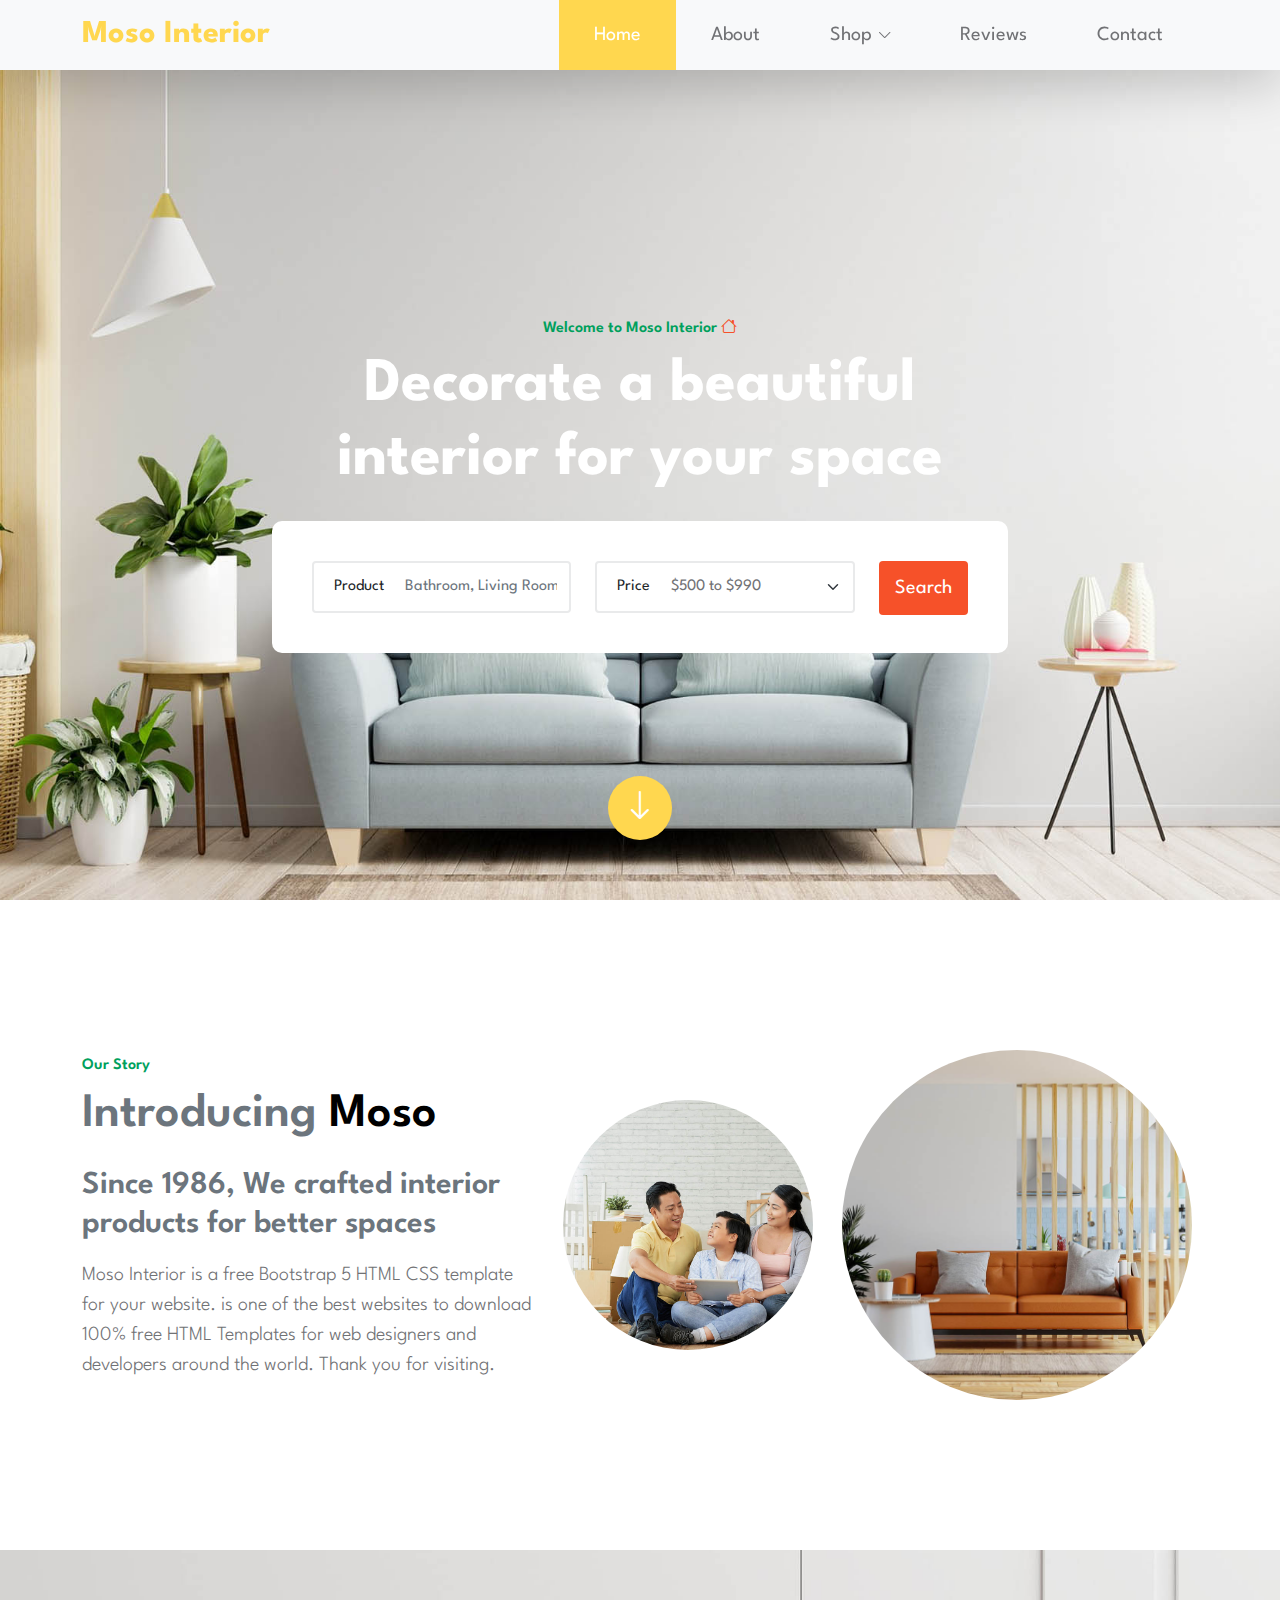
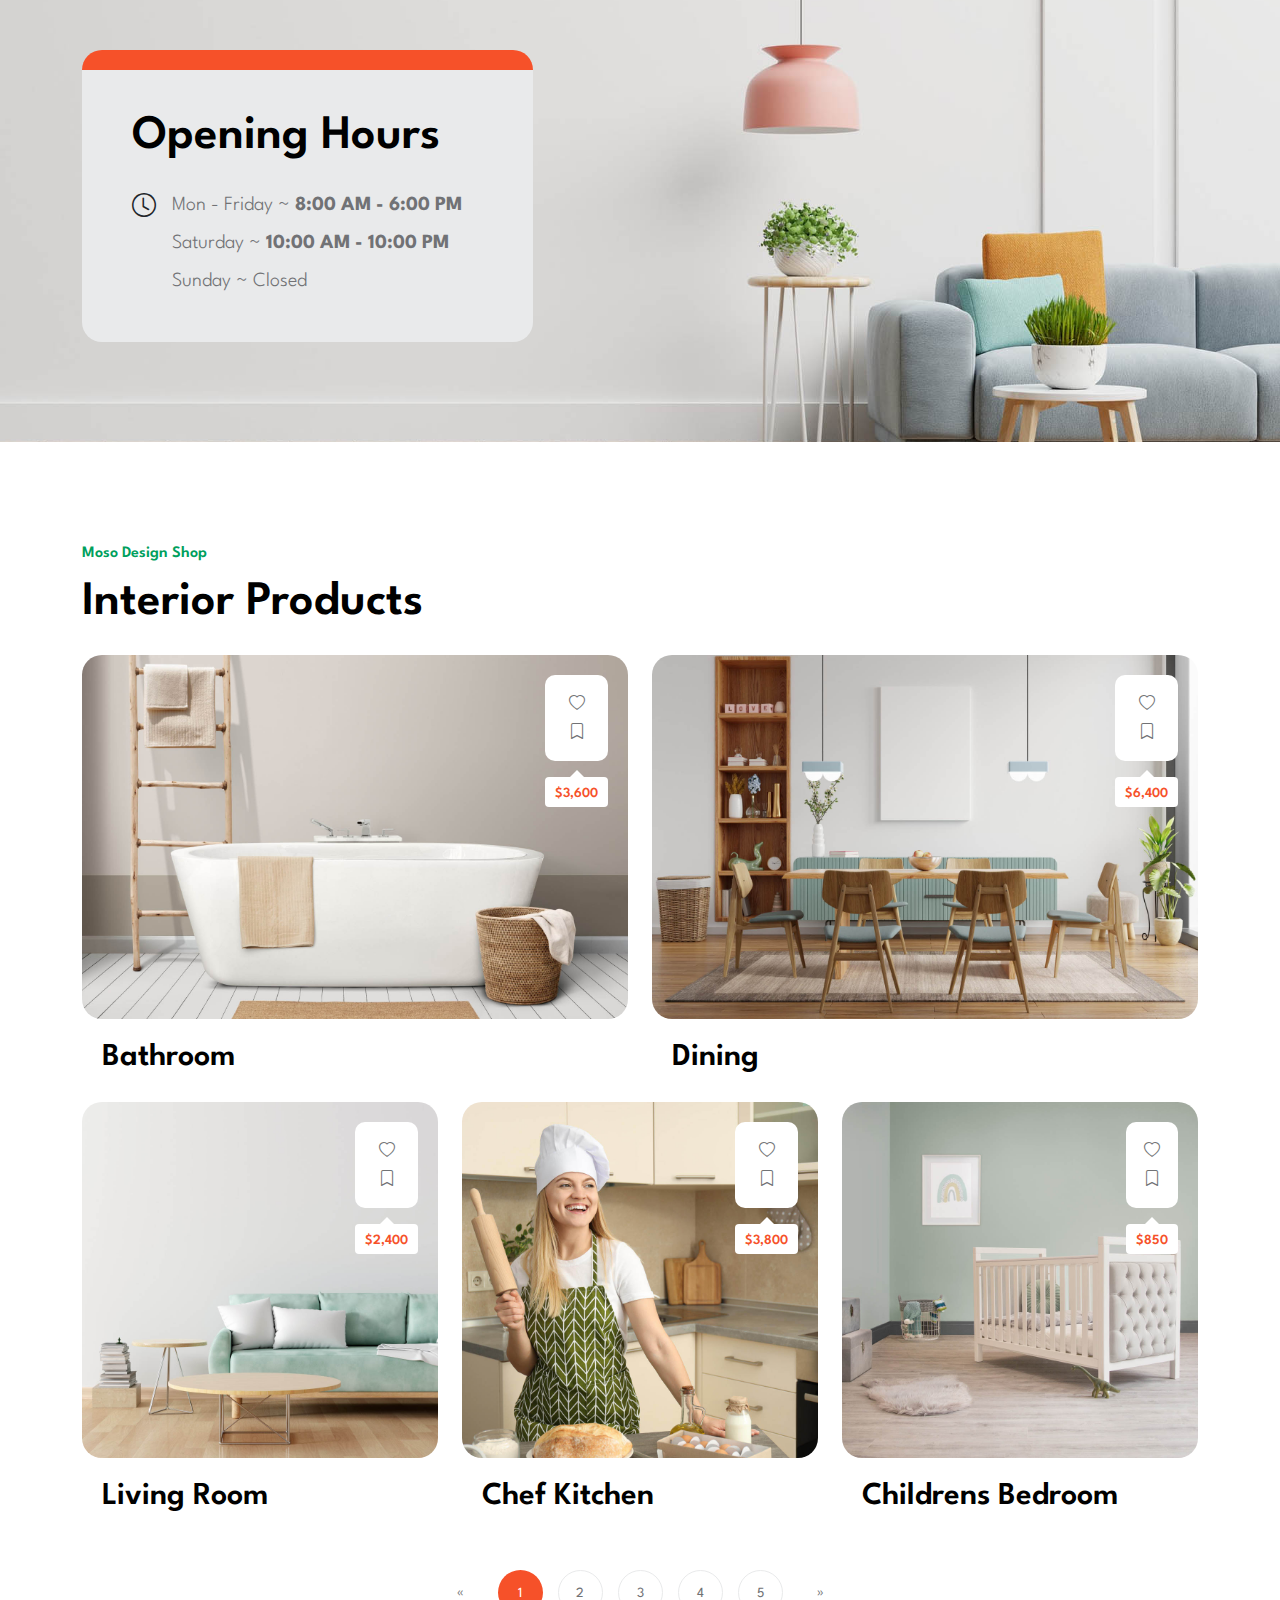
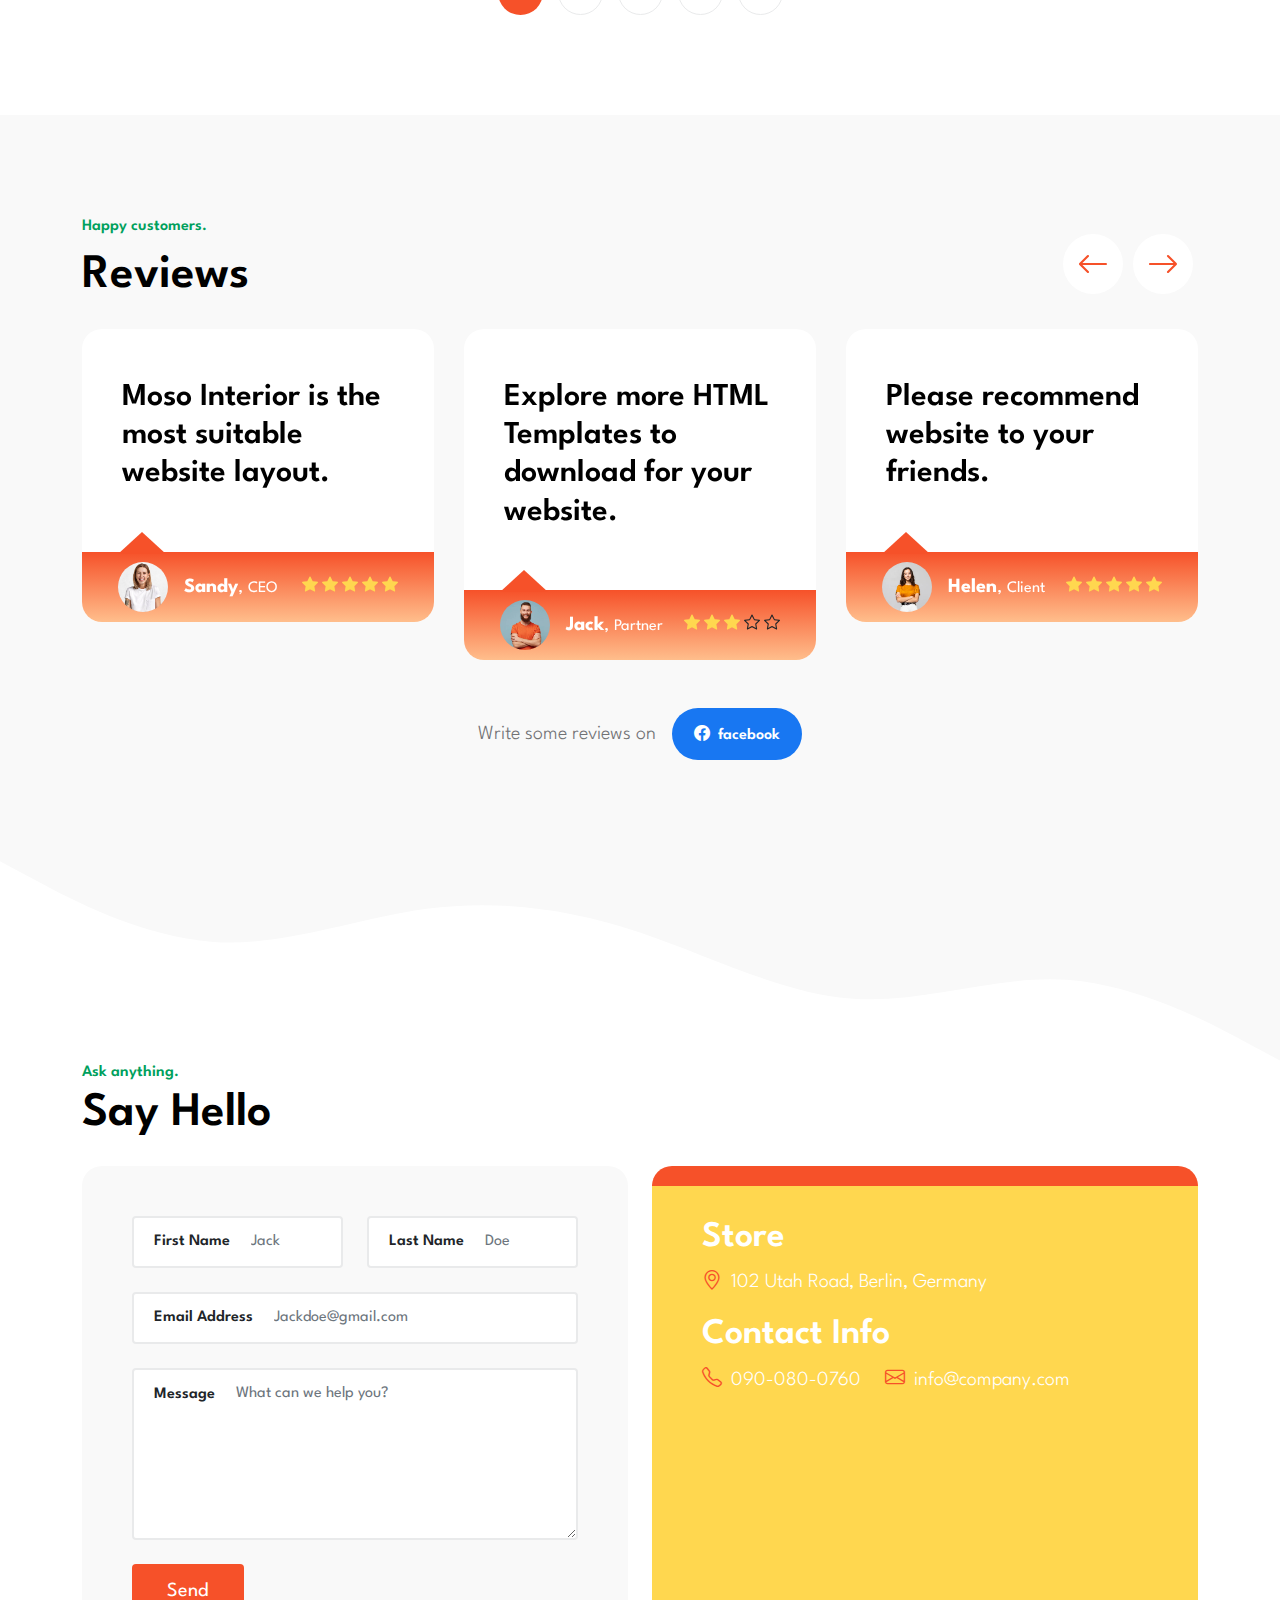
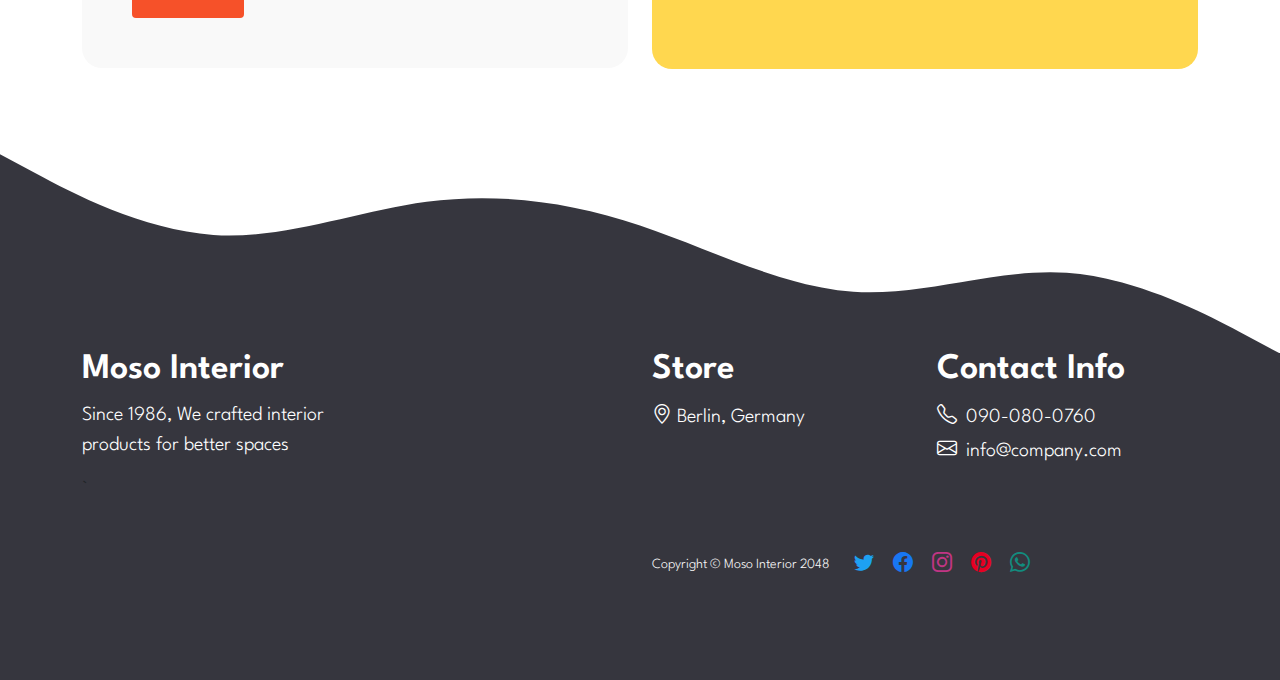
<file: moso/index.html>
<!doctype html>
<html lang="en">
    <head>
        <meta charset="utf-8">
        <meta name="viewport" content="width=device-width, initial-scale=1">

        <meta name="description" content="">
        <meta name="author" content="">

        <title>Moso Interior</title>

        <!-- CSS FILES -->
        <link rel="preconnect" href="https://fonts.googleapis.com">
        
        <link rel="preconnect" href="https://fonts.gstatic.com" crossorigin>

        <link href="https://fonts.googleapis.com/css2?family=League+Spartan:wght@100;300;400;600;700&display=swap" rel="stylesheet">

        <link href="css/bootstrap.min.css" rel="stylesheet">

        <link href="css/bootstrap-icons.css" rel="stylesheet">

        <link href="css/owl.carousel.min.css" rel="stylesheet">

        <link href="css/app.css" rel="stylesheet">
    </head>
    
    <body>

        <nav class="navbar navbar-expand-lg bg-light fixed-top shadow-lg">
            <div class="container">
                <a class="navbar-brand" href="index.html">Moso <span class="-red">Inter</span><span class="-green">ior</span></a>

                <button class="navbar-toggler" type="button" data-bs-toggle="collapse" data-bs-target="#navbarNav" aria-controls="navbarNav" aria-expanded="false" aria-label="Toggle navigation">
                    <span class="navbar-toggler-icon"></span>
                </button>

                <div class="collapse navbar-collapse" id="navbarNav">
                    <ul class="navbar-nav ms-auto">
                        <li class="nav-item">
                            <a class="nav-link click-scroll" href="#section_1">Home</a>
                        </li>

                        <li class="nav-item">
                            <a class="nav-link click-scroll" href="#section_2">About</a>
                        </li>

                        <li class="nav-item dropdown">
                            <a class="nav-link dropdown-toggle click-scroll" href="#section_3" id="navbarLightDropdownMenuLink" role="button" data-bs-toggle="dropdown" aria-expanded="false">Shop</a>

                            <ul class="dropdown-menu dropdown-menu-light" aria-labelledby="navbarLightDropdownMenuLink">
                                <li><a class="dropdown-item" href="shop-listing.html">Shop Listing</a></li>

                                <li><a class="dropdown-item" href="shop-detail.html">Shop Detail</a></li>
                            </ul>
                        </li>

                        <li class="nav-item">
                            <a class="nav-link click-scroll" href="#section_4">Reviews</a>
                        </li>

                        <li class="nav-item">
                            <a class="nav-link click-scroll" href="#section_5">Contact</a>
                        </li>
                    </ul>
                </div>
            </div>
        </nav>

        <main>

            <section class="hero-section hero-slide d-flex justify-content-center align-items-center" id="section_1">
                <div class="container">
                    <div class="row">

                        <div class="col-lg-8 col-12 text-center mx-auto">
                            <div class="hero-section-text">
                                <small class="section-small-title">Welcome to Moso Interior <i class="hero-icon bi-house"></i></small>

                                <h1 class="hero-title text-white mt-2 mb-4">Decorate a beautiful interior for your space</h1>

                                <form class="custom-form hero-form" action="#" method="get" role="form">
                                    <div class="row">
                                        <div class="col-lg-5 col-md-6 col-12">
                                            <div class="input-group align-items-center">
                                                <label for="product-name">Product</label>

                                                <input type="text" name="product-name" id="product-name" class="form-control" placeholder="Bathroom, Living Room..." required>
                                            </div>
                                        </div>

                                        <div class="col-lg-5 col-md-6 col-12">
                                            <div class="input-group align-items-center">
                                                <label for="last-name">Price</label>

                                                <select name="price-range" class="form-select form-control" id="price-range" aria-label="Default select example">
                                                    <option value="500" selected>$500 to $990</option>
                                                    <option value="1000">$1,000 - 2,900</option>
                                                    <option value="3000">$3,000 - 5,000</option>
                                                    <option value="5000">$5,000 - 10,000</option>
                                                    <option value="11000">$11,000 - 25,000</option>
                                                </select>
                                            </div>
                                        </div>

                                        <div class="col-lg-2 col-md-6 col-12">
                                            <button type="submit" class="form-control">Search</button>
                                        </div>
                                    </div>
                                </form>

                                <div class="hero-btn d-flex justify-content-center align-items-center">
                                    <a class="bi-arrow-down hero-btn-link smoothscroll" href="#section_2"></a>
                                </div> 
                            </div>
                        </div>

                    </div>
                </div>
            </section>

            <section class="about-section section-padding" id="section_2">
                <div class="container">
                    <div class="row align-items-center">

                        <div class="col-lg-5 col-12">
                            <small class="section-small-title">Our Story</small>

                            <h2 class="mt-2 mb-4"><span class="text-muted">Introducing</span> Moso</h2>

                            <h4 class="text-muted mb-3">Since 1986, We crafted interior products for better spaces</h4>

                            <p>Moso Interior is a free Bootstrap 5 HTML CSS template for your website.  is one of the best websites to download 100% free HTML Templates for web designers and developers around the world. Thank you for visiting.</p>
                        </div>

                        <div class="col-lg-3 col-md-5 col-5 mx-lg-auto">
                            <img src="images/sharing-design-ideas-with-family.jpg" class="about-image about-image-small img-fluid" alt="">
                        </div>

                        <div class="col-lg-4 col-md-7 col-7">
                            <img src="images/living-room-interior-wall-mockup-warm-tones-with-leather-sofa-which-is-kitchen-3d-rendering.jpg" class="about-image img-fluid" alt="">
                        </div>

                    </div>
                </div>
            </section>


            <section class="featured-section section-padding">
                <div class="container">
                    <div class="row">

                        <div class="col-lg-5 col-12">
                            <div class="custom-block featured-custom-block">
                                <h2 class="mt-2 mb-4">Opening Hours</h2>

                                <div class="d-flex">
                                    <i class="featured-icon bi-clock me-3"></i>
                                    
                                    <div>
                                        <p class="mb-2">
                                            Mon - Friday ~
                                            <strong class="d-inline">
                                                8:00 AM - 6:00 PM
                                            </strong>
                                        </p>

                                        <p class="mb-2">
                                            Saturday ~
                                            <strong class="d-inline">
                                                10:00 AM - 10:00 PM
                                            </strong>
                                        </p>

                                        <p>Sunday ~ Closed</p>
                                    </div>
                                </div>
                            </div>
                        </div>

                    </div>
                </div>
            </section>


            <section class="shop-section section-padding" id="section_3">
                <div class="container">
                    <div class="row">

                        <div class="col-lg-12 col-12">
                            <small class="section-small-title">Moso Design Shop</small>

                            <h2 class="mt-2 mb-4"><span class="-red">Interior</span> Products</h2>
                        </div>

                        <div class="col-lg-6 col-12">
                            <div class="shop-thumb">
                                <div class="shop-image-wrap">
                                    <a href="shop-detail.html">
                                        <img src="images/shop/minimal-bathroom-interior-design-with-wooden-furniture.jpg" class="shop-image img-fluid" alt="">
                                    </a>

                                    <div class="shop-icons-wrap">
                                        <div class="shop-icons d-flex flex-column align-items-center">
                                            <a href="#" class="shop-icon bi-heart"></a>

                                            <a href="#" class="shop-icon bi-bookmark"></a>
                                        </div>

                                        <p class="shop-pricing mb-0 mt-3">
                                            <span class="badge custom-badge">$3,600</span>
                                        </p>
                                    </div>

                                    <div class="shop-btn-wrap">
                                        <a href="shop-detail.html" class="shop-btn custom-btn btn d-flex align-items-center align-items-center">Learn more</a>
                                    </div>
                                </div>

                                <div class="shop-body">
                                    <h4>Bathroom</h4>
                                </div>
                            </div>
                        </div>

                        <div class="col-lg-6 col-12">
                            <div class="shop-thumb">
                                <div class="shop-image-wrap">
                                    <a href="shop-detail.html">
                                        <img src="images/shop/mock-up-poster-modern-dining-room-interior-design-with-white-empty-wall.jpg" class="shop-image img-fluid" alt="">
                                    </a>

                                    <div class="shop-icons-wrap">
                                        <div class="shop-icons d-flex flex-column align-items-center">
                                            <a href="#" class="shop-icon bi-heart"></a>

                                            <a href="#" class="shop-icon bi-bookmark"></a>
                                        </div>

                                        <p class="shop-pricing mb-0 mt-3">
                                            <span class="badge custom-badge">$6,400</span>
                                        </p>
                                    </div>

                                    <div class="shop-btn-wrap">
                                        <a href="shop-detail.html" class="shop-btn custom-btn btn d-flex align-items-center align-items-center">Learn more</a>
                                    </div>
                                </div>

                                <div class="shop-body">
                                    <h4>Dining</h4>
                                </div>
                            </div>
                        </div>

                        <div class="col-lg-4 col-12">
                            <div class="shop-thumb">
                                <div class="shop-image-wrap">
                                    <a href="shop-detail.html">
                                        <img src="images/shop/green-sofa-white-living-room-with-blank-table-mockup.jpg" class="shop-image img-fluid" alt="">
                                    </a>

                                    <div class="shop-icons-wrap">
                                        <div class="shop-icons d-flex flex-column align-items-center">
                                            <a href="#" class="shop-icon bi-heart"></a>

                                            <a href="#" class="shop-icon bi-bookmark"></a>
                                        </div>

                                        <p class="shop-pricing mb-0 mt-3">
                                            <span class="badge custom-badge">$2,400</span>
                                        </p>
                                    </div>

                                    <div class="shop-btn-wrap">
                                        <a href="shop-detail.html" class="shop-btn custom-btn btn d-flex align-items-center align-items-center">Learn more</a>
                                    </div>
                                </div>

                                <div class="shop-body">
                                    <h4>Living Room</h4>
                                </div>
                            </div>
                        </div>

                        <div class="col-lg-4 col-12">
                            <div class="shop-thumb">
                                <div class="shop-image-wrap">
                                    <a href="shop-detail.html">
                                        <img src="images/shop/concept-home-cooking-with-female-chef.jpg" class="shop-image img-fluid" alt="">
                                    </a>

                                    <div class="shop-icons-wrap">
                                        <div class="shop-icons d-flex flex-column align-items-center">
                                            <a href="#" class="shop-icon bi-heart"></a>

                                            <a href="#" class="shop-icon bi-bookmark"></a>
                                        </div>

                                        <p class="shop-pricing mb-0 mt-3">
                                            <span class="badge custom-badge">$3,800</span>
                                        </p>
                                    </div>

                                    <div class="shop-btn-wrap">
                                        <a href="shop-detail.html" class="shop-btn custom-btn btn d-flex align-items-center align-items-center">Learn more</a>
                                    </div>
                                </div>

                                <div class="shop-body">
                                    <h4>Chef Kitchen</h4>
                                </div>
                            </div>
                        </div>

                        <div class="col-lg-4 col-12">
                            <div class="shop-thumb">
                                <div class="shop-image-wrap">
                                    <a href="shop-detail.html">
                                        <img src="images/shop/childrens-bed-nursery-cot-velvet-childrens-room.jpg" class="shop-image img-fluid" alt="">
                                    </a>

                                    <div class="shop-icons-wrap">
                                        <div class="shop-icons d-flex flex-column align-items-center">
                                            <a href="#" class="shop-icon bi-heart"></a>

                                            <a href="#" class="shop-icon bi-bookmark"></a>
                                        </div>

                                        <p class="shop-pricing mb-0 mt-3">
                                            <span class="badge custom-badge">$850</span>
                                        </p>
                                    </div>

                                    <div class="shop-btn-wrap">
                                        <a href="shop-detail.html" class="shop-btn custom-btn btn d-flex align-items-center align-items-center">Learn more</a>
                                    </div>
                                </div>

                                <div class="shop-body">
                                    <h4>Childrens Bedroom</h4>
                                </div>
                            </div>
                        </div>

                        <div class="col-lg-12 col-12">
                            <nav aria-label="Page navigation example">
                                <ul class="pagination justify-content-center">
                                    <li class="page-item">
                                        <a class="page-link" href="#" aria-label="Previous">
                                            <span aria-hidden="true">&laquo;</span>
                                        </a>
                                    </li>

                                    <li class="page-item active" aria-current="page">
                                        <a class="page-link" href="#">1</a>
                                    </li>
                                    
                                    <li class="page-item">
                                        <a class="page-link" href="#">2</a>
                                    </li>
                                    
                                    <li class="page-item">
                                        <a class="page-link" href="#">3</a>
                                    </li>

                                    <li class="page-item">
                                        <a class="page-link" href="#">4</a>
                                    </li>

                                    <li class="page-item">
                                        <a class="page-link" href="#">5</a>
                                    </li>
                                    
                                    <li class="page-item">
                                        <a class="page-link" href="#" aria-label="Next">
                                            <span aria-hidden="true">&raquo;</span>
                                        </a>
                                    </li>
                                </ul>
                            </nav>
                        </div>

                    </div>
                </div>
            </section>


            <section class="reviews-section section-padding pb-0" id="section_4">
                <div class="container">
                    <div class="row">

                        <div class="col-lg-12 col-12">
                            <small class="section-small-title">Happy customers.</small>

                            <h2 class="mt-2 mb-4">Reviews</h2>

                            <div class="owl-carousel reviews-carousel">
                                <div class="reviews-thumb">
                                    <div class="reviews-body">
                                        <h4>Moso Interior is the most suitable website layout.</h4>
                                    </div>

                                    <div class="reviews-bottom reviews-bottom-up d-flex align-items-center">
                                        <img src="images/avatar/pretty-blonde-woman-wearing-white-t-shirt.jpg" class="avatar-image img-fluid" alt="">

                                        <div class="d-flex align-items-center justify-content-between flex-wrap w-100 ms-3">
                                            <p class="text-white mb-0">
                                                <strong>Sandy</strong>, <small>CEO</small>
                                            </p>

                                            <div class="reviews-icons">
                                                <i class="bi-star-fill"></i>
                                                <i class="bi-star-fill"></i>
                                                <i class="bi-star-fill"></i>
                                                <i class="bi-star-fill"></i>
                                                <i class="bi-star-fill"></i>
                                            </div>
                                        </div>
                                    </div>
                                </div>

                                <div class="reviews-thumb">
                                    <div class="reviews-body">
                                        <h4>Explore more HTML Templates to download for your website.</h4>
                                    </div>

                                    <div class="reviews-bottom reviews-bottom-up d-flex align-items-center">
                                        <img src="images/avatar/studio-portrait-emotional-happy-funny-smiling-boyfriend-man-with-heavy-beard-stands-with-arms-crossed-dressed-red-t-shirt-isolated-blue.jpg" class="avatar-image img-fluid" alt="">

                                        <div class="d-flex align-items-center justify-content-between flex-wrap w-100 ms-3">
                                            <p class="text-white mb-0">
                                                <strong>Jack</strong>, <small>Partner</small>
                                            </p>

                                            <div class="reviews-icons">
                                                <i class="bi-star-fill"></i>
                                                <i class="bi-star-fill"></i>
                                                <i class="bi-star-fill"></i>
                                                <i class="bi-star"></i>
                                                <i class="bi-star"></i>
                                            </div>
                                        </div>
                                    </div>
                                </div>

                                <div class="reviews-thumb">
                                    <div class="reviews-body">
                                        <h4>Please recommend  website to your friends.</h4>
                                    </div>

                                    <div class="reviews-bottom reviews-bottom-up d-flex align-items-center">
                                        <img src="images/avatar/portrait-beautiful-young-woman-standing-grey-wall.jpg" class="avatar-image img-fluid" alt="">

                                        <div class="d-flex align-items-center justify-content-between flex-wrap w-100 ms-3">
                                            <p class="text-white mb-0">
                                                <strong>Helen</strong>, <small>Client</small>
                                            </p>

                                            <div class="reviews-icons">
                                                <i class="bi-star-fill"></i>
                                                <i class="bi-star-fill"></i>
                                                <i class="bi-star-fill"></i>
                                                <i class="bi-star-fill"></i>
                                                <i class="bi-star-fill"></i>
                                            </div>
                                        </div>
                                    </div>
                                </div>

                                <div class="reviews-thumb">
                                    <div class="reviews-body">
                                        <h4>This Bootstrap 5 layout is free to use for your website.</h4>
                                    </div>

                                    <div class="reviews-bottom reviews-bottom-up d-flex align-items-center">
                                        <img src="images/avatar/portrait-young-redhead-bearded-male-wears-white-t-shirt-keeps-his-eyes-closed-smiling-feels-happy-yellow.jpg" class="avatar-image img-fluid" alt="">

                                        <div class="d-flex align-items-center justify-content-between flex-wrap w-100 ms-3">
                                            <p class="text-white mb-0">
                                                <strong>Bill</strong>, <small>Designer</small>
                                            </p>

                                            <div class="reviews-icons">
                                                <i class="bi-star-fill"></i>
                                                <i class="bi-star-fill"></i>
                                                <i class="bi-star-fill"></i>
                                                <i class="bi-star"></i>
                                                <i class="bi-star"></i>
                                            </div>
                                        </div>
                                    </div>
                                </div>

                                <div class="reviews-thumb">
                                    <div class="reviews-body">
                                        <h4>Thank you for visiting  to download free templates.</h4>
                                    </div>

                                    <div class="reviews-bottom reviews-bottom-up d-flex align-items-center">
                                        <img src="images/avatar/portrait-young-beautiful-woman-gesticulating.jpg" class="avatar-image img-fluid" alt="">

                                        <div class="d-flex align-items-center justify-content-between flex-wrap w-100 ms-3">
                                            <p class="text-white mb-0">
                                                <strong>Susan</strong>, <small>Boss</small>
                                            </p>

                                            <div class="reviews-icons">
                                                <i class="bi-star-fill"></i>
                                                <i class="bi-star-fill"></i>
                                                <i class="bi-star-fill"></i>
                                                <i class="bi-star-fill"></i>
                                                <i class="bi-star-fill"></i>
                                            </div>
                                        </div>
                                    </div>
                                </div>
                            </div>

                            <div class="col-lg-12 col-12">
                                <p class="d-flex justify-content-center align-items-center mt-lg-5">Write some reviews on <a href="#" class="custom-btn btn ms-3"><i class="bi-facebook me-2"></i>facebook</a></p>
                            </div>
                        </div>

                    </div>
                </div>
            </section>


            <section class="contact-section" id="section_5">
                <svg xmlns="http://www.w3.org/2000/svg" viewBox="0 0 1440 320"><path fill="#f9f9f9" fill-opacity="1" d="M0,96L40,117.3C80,139,160,181,240,186.7C320,192,400,160,480,149.3C560,139,640,149,720,176C800,203,880,245,960,250.7C1040,256,1120,224,1200,229.3C1280,235,1360,277,1400,298.7L1440,320L1440,0L1400,0C1360,0,1280,0,1200,0C1120,0,1040,0,960,0C880,0,800,0,720,0C640,0,560,0,480,0C400,0,320,0,240,0C160,0,80,0,40,0L0,0Z"></path></svg>
                <div class="container">
                    <div class="row">

                        <div class="col-lg-12 col-12">
                            <small class="section-small-title">Ask anything.</small>

                            <h2 class="mb-4">Say Hello</h2>
                        </div>

                        <div class="col-lg-6 col-12">
                            <form class="custom-form contact-form" action="#" method="post" role="form">
                                <div class="row">
                                    <div class="col-lg-6 col-md-6 col-12">
                                        <div class="input-group align-items-center">
                                            <label for="first-name">First Name</label>

                                            <input type="text" name="first-name" id="first-name" class="form-control" placeholder="Jack" required>
                                        </div>
                                    </div>

                                    <div class="col-lg-6 col-md-6 col-12">
                                        <div class="input-group align-items-center">
                                            <label for="last-name">Last Name</label>

                                            <input type="text" name="last-name" id="last-name" class="form-control" placeholder="Doe" required>
                                        </div>
                                    </div>
                                </div>

                                <div class="input-group align-items-center">
                                    <label for="email">Email Address</label>

                                     <input type="email" name="email" id="email" pattern="[^ @]*@[^ @]*" class="form-control" placeholder="Jackdoe@gmail.com" required>
                                </div>

                                <div class="input-group textarea-group">
                                    <label for="message">Message</label>

                                    <textarea name="message" rows="6" class="form-control" id="message" placeholder="What can we help you?"></textarea>
                                </div>

                                <div class="col-lg-3 col-md-4 col-6">
                                    <button type="submit" class="form-control">Send</button>
                                </div>
                            </form>
                        </div>

                        <div class="col-lg-6 col-12 mt-5 mt-lg-0">
                            <div class="custom-block">

                                <h3 class="text-white mb-2">Store</h3>

                                <p class="text-white mb-2">
                                    <i class="contact-icon bi-geo-alt me-1"></i>

                                    102 Utah Road, Berlin, Germany
                                </p>

                                <h3 class="text-white mt-3 mb-2">Contact Info</h3>

                                <div class="d-flex flex-wrap">
                                    <p class="text-white mb-2 me-4">
                                        <i class="contact-icon bi-telephone me-1"></i>

                                        <a href="tel: 090-080-0760" class="text-white">
                                            090-080-0760
                                        </a>
                                    </p>

                                    <p class="text-white">
                                        <i class="contact-icon bi-envelope me-1"></i>

                                        <a href="mailto:info@company.com" class="text-white">
                                            info@company.com
                                        </a>
                                    </p>
                                </div>

                                <iframe class="google-map mt-2" src="https://www.google.com/maps/embed?pb=!1m18!1m12!1m3!1d4800.184803804974!2d-0.10174304922518053!3d51.5087879746898!2m3!1f0!2f0!3f0!3m2!1i1024!2i768!4f13.1!3m3!1m2!1s0x487605f6fc62fa3d%3A0xc5a39e7cf4e3a9a4!2sTate%20Modern%20Garden!5e1!3m2!1sen!2smm!4v1679331839559!5m2!1sen!2smm" width="100%" height="220" style="border:0;" allowfullscreen="" loading="lazy"></iframe>
                            </div>
                        </div>

                    </div>
                </div>
            </section>

            <svg xmlns="http://www.w3.org/2000/svg" viewBox="0 0 1440 320"><path fill="#36363e" fill-opacity="1" d="M0,96L40,117.3C80,139,160,181,240,186.7C320,192,400,160,480,149.3C560,139,640,149,720,176C800,203,880,245,960,250.7C1040,256,1120,224,1200,229.3C1280,235,1360,277,1400,298.7L1440,320L1440,320L1400,320C1360,320,1280,320,1200,320C1120,320,1040,320,960,320C880,320,800,320,720,320C640,320,560,320,480,320C400,320,320,320,240,320C160,320,80,320,40,320L0,320Z"></path></svg>            
        </main>

        <footer class="site-footer section-padding">
            <div class="container">
                <div class="row">

                    <div class="col-lg-3 col-md-5 col-12 mb-3">
                        <h3><a href="index.html" class="custom-link mb-1">Moso Interior</a></h3>

                        <p class="text-white">Since 1986, We crafted interior products for better spaces</p>`
                    </div>

                    <div class="col-lg-3 col-md-3 col-12 ms-lg-auto mb-3">
                        <h3 class="text-white mb-3">Store</h3>

                        <p class="text-white mt-2">
                            <i class="bi-geo-alt"></i>
                            Berlin, Germany
                        </p>
                    </div>

                    <div class="col-lg-3 col-md-4 col-12 mb-3">
                        <h3 class="text-white mb-3">Contact Info</h3>

                            <p class="text-white mb-1">
                                <i class="bi-telephone me-1"></i>

                                <a href="tel: 090-080-0760" class="text-white">
                                    090-080-0760
                                </a>
                            </p>

                            <p class="text-white mb-0">
                                <i class="bi-envelope me-1"></i>

                                <a href="mailto:info@company.com" class="text-white">
                                    info@company.com
                                </a>
                            </p>
                    </div>

                    <div class="col-lg-6 col-md-7 copyright-text-wrap col-12 d-flex flex-wrap align-items-center mt-4 ms-auto">
                        <p class="copyright-text mb-0 me-4">Copyright © Moso Interior 2048</p>

                        <ul class="social-icon">
                            <li class="social-icon-item">
                                <a href="#" class="social-icon-link social-icon-twitter bi-twitter"></a>
                            </li>

                            <li class="social-icon-item">
                                <a href="#" class="social-icon-link social-icon-facebook bi-facebook"></a>
                            </li>

                            <li class="social-icon-item">
                                <a href="#" class="social-icon-link social-icon-instagram bi-instagram"></a>
                            </li>

                            <li class="social-icon-item">
                                <a href="#" class="social-icon-link social-icon-pinterest bi-pinterest"></a>
                            </li>

                            <li class="social-icon-item">
                                <a href="#" class="social-icon-link social-icon-whatsapp bi-whatsapp"></a>
                            </li>
                        </ul>
                    </div>

                </div>
            </div>
        </footer>

        <!-- JAVASCRIPT FILES -->
        <script src="js/jquery.min.js"></script>
        <script src="js/bootstrap.min.js"></script>
        <script src="js/click-scroll.js"></script>
        <script src="js/jquery.backstretch.min.js"></script>
        <script src="js/owl.carousel.min.js"></script>
        <script src="js/custom.js"></script>

    </body>
</html>
</file>
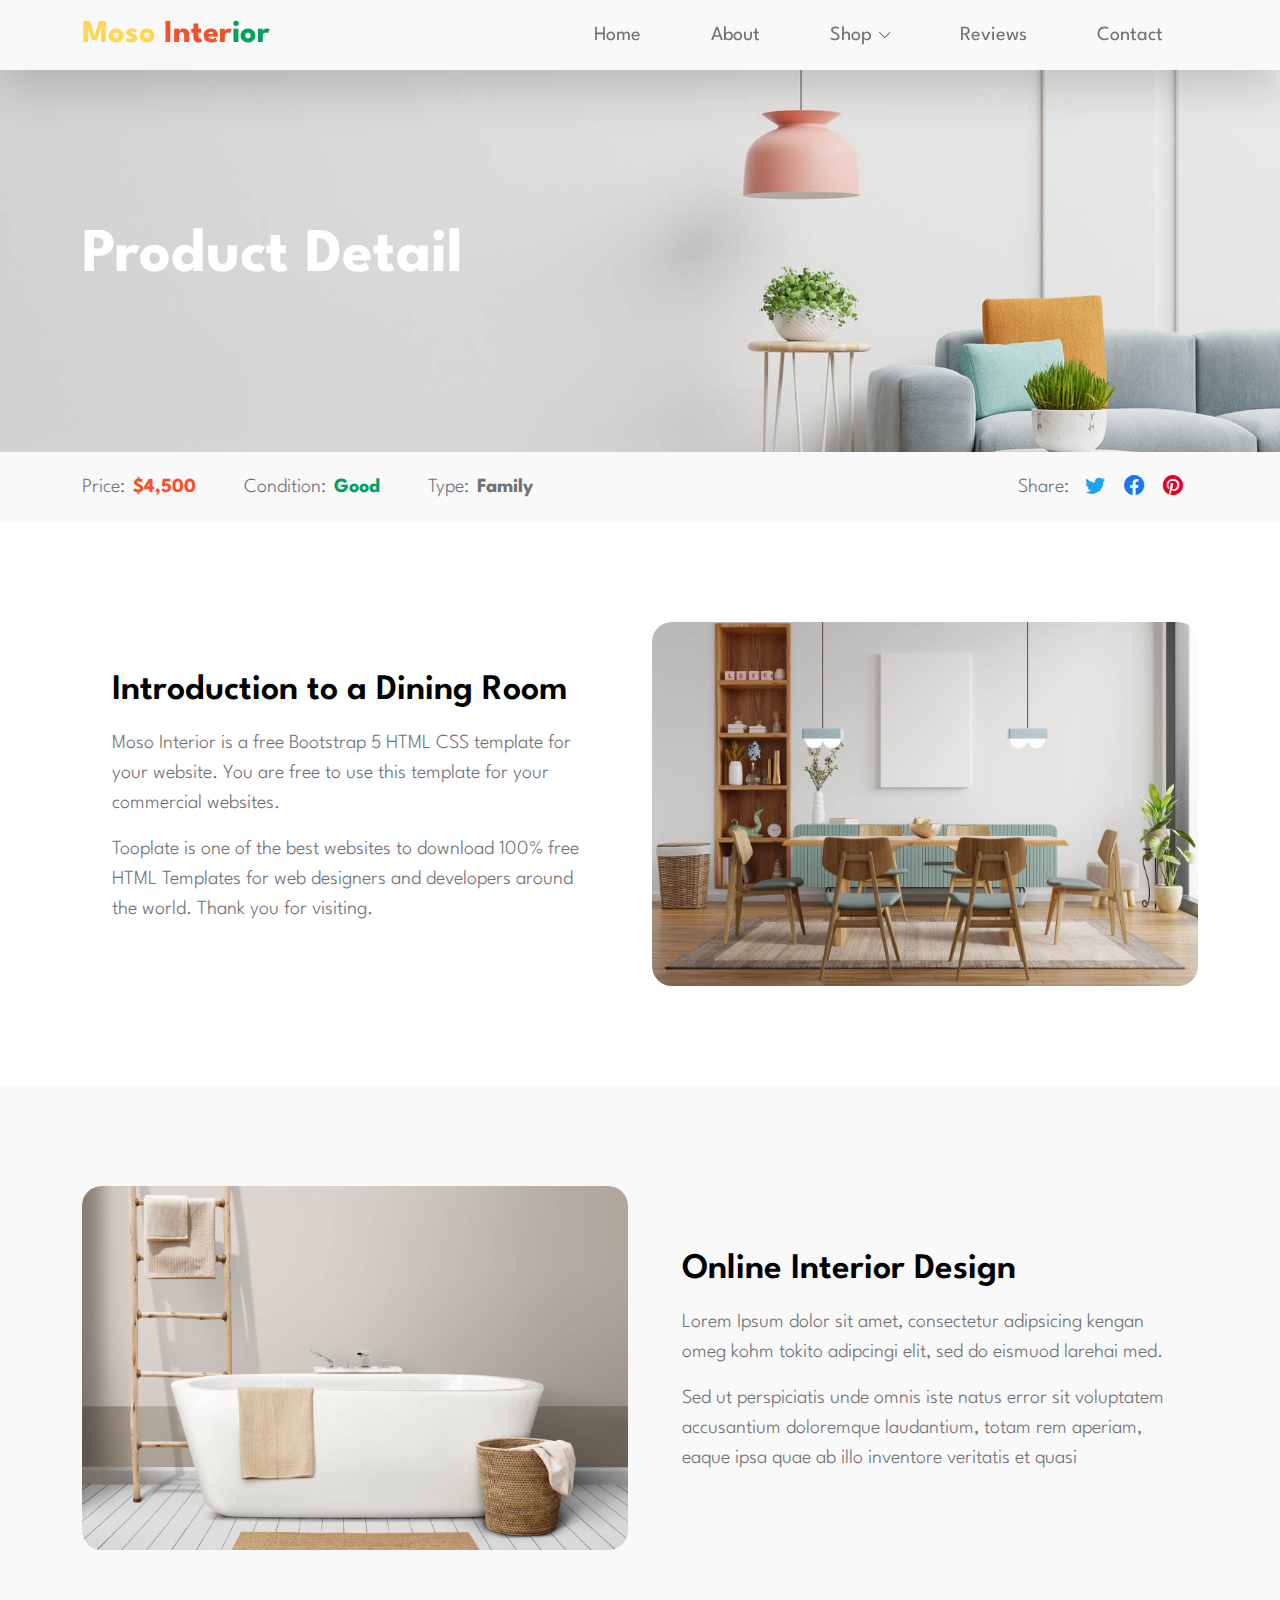
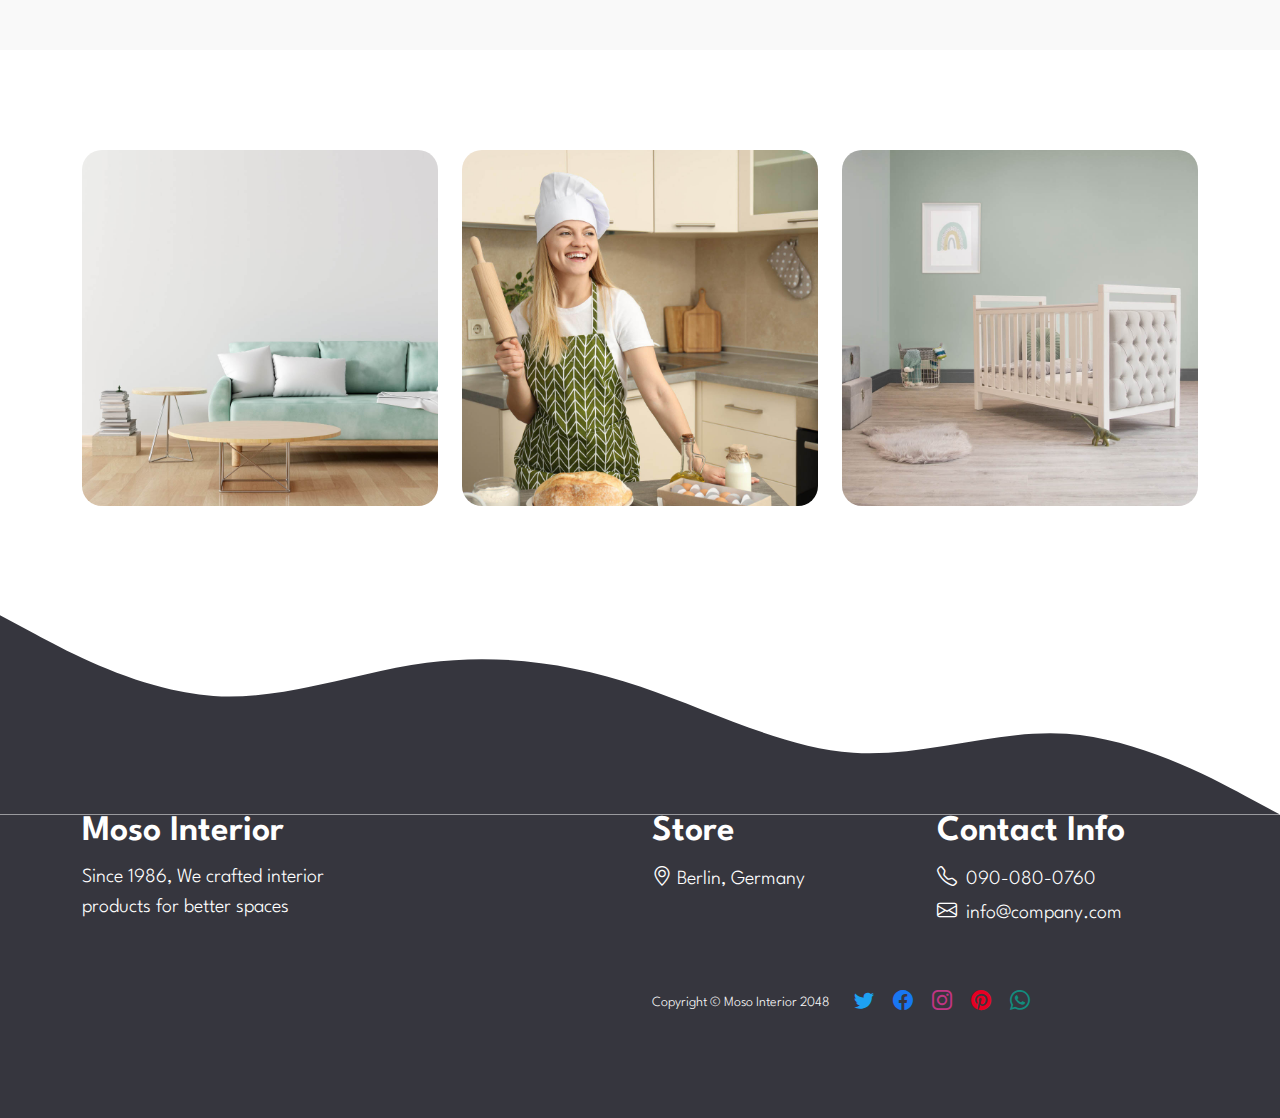
<file: moso/shop-detail.html>
<!doctype html>
<html lang="en">
    <head>
        <meta charset="utf-8">
        <meta name="viewport" content="width=device-width, initial-scale=1">

        <meta name="description" content="">
        <meta name="author" content="">

        <title>Moso Interior - Product Detail Page</title>

        <!-- CSS FILES -->
        <link rel="preconnect" href="https://fonts.googleapis.com">
        
        <link rel="preconnect" href="https://fonts.gstatic.com" crossorigin>

        <link href="https://fonts.googleapis.com/css2?family=League+Spartan:wght@100;300;400;600;700&display=swap" rel="stylesheet">

        <link href="css/bootstrap.min.css" rel="stylesheet">

        <link href="css/bootstrap-icons.css" rel="stylesheet">

        <link href="css/owl.carousel.min.css" rel="stylesheet">

        <link href="css/app.css" rel="stylesheet">
    </head>
    
    <body class="shop-detail-page">

        <nav class="navbar navbar-expand-lg bg-light fixed-top shadow-lg">
            <div class="container">
                <a class="navbar-brand" href="index.html">Moso <span class="tooplate-red">Inter</span><span class="tooplate-green">ior</span></a>

                <button class="navbar-toggler" type="button" data-bs-toggle="collapse" data-bs-target="#navbarNav" aria-controls="navbarNav" aria-expanded="false" aria-label="Toggle navigation">
                    <span class="navbar-toggler-icon"></span>
                </button>

                <div class="collapse navbar-collapse" id="navbarNav">
                    <ul class="navbar-nav ms-auto">
                        <li class="nav-item">
                            <a class="nav-link click-scroll" href="index.html#section_1">Home</a>
                        </li>

                        <li class="nav-item">
                            <a class="nav-link click-scroll" href="index.html#section_2">About</a>
                        </li>

                        <li class="nav-item dropdown">
                            <a class="nav-link dropdown-toggle click-scroll" href="index.html#section_3" id="navbarLightDropdownMenuLink" role="button" data-bs-toggle="dropdown" aria-expanded="false">Shop</a>

                            <ul class="dropdown-menu dropdown-menu-light" aria-labelledby="navbarLightDropdownMenuLink">
                                <li><a class="dropdown-item" href="shop-listing.html">Shop Listing</a></li>

                                <li><a class="dropdown-item active" href="shop-detail.html">Shop Detail</a></li>
                            </ul>
                        </li>

                        <li class="nav-item">
                            <a class="nav-link click-scroll" href="index.html#section_4">Reviews</a>
                        </li>

                        <li class="nav-item">
                            <a class="nav-link click-scroll" href="index.html#section_5">Contact</a>
                        </li>
                    </ul>
                </div>
            </div>
        </nav>

        <main>

            <header class="site-header d-flex justify-content-center align-items-center">
                <div class="container">
                    <div class="row">

                        <div class="col-lg-12 col-12">
                            <h1 class="text-white">Product Detail</h1>
                        </div>

                    </div>
                </div>
            </header>

            <section class="shop-detail-bar section-bg">
                <div class="container">
                    <div class="row">

                        <div class="col-lg-7 col-md-8 col-12 d-flex">
                            <p class="shop-detail-bar-wrap d-flex flex-wrap mb-0">
                                <span class="me-2">Price:</span>

                                <strong class="shop-pricing-text">$4,500</strong>
                            </p>

                            <p class="shop-detail-bar-wrap d-flex flex-wrap ms-lg-5 ms-4 mb-0">
                                <span class="me-2">Condition:</span>

                                <strong class="shop-condition-text">Good</strong>
                            </p>

                            <p class="shop-detail-bar-wrap d-flex flex-wrap ms-lg-5 ms-4 mb-0">
                                <span class="me-2">Type:</span>

                                <strong>Family</strong>
                            </p>
                        </div>

                        <div class="col-lg-5 col-md-4 col-12 social-share d-flex align-items-center ms-lg-auto mt-3 mt-lg-0 mt-md-0">
                            <p class="mb-0 me-3 ms-lg-auto ms-md-auto">Share:</p>

                            <ul class="social-icon">
                                <li class="social-icon-item">
                                    <a href="#" class="social-icon-link social-icon-twitter bi-twitter"></a>
                                </li>

                                <li class="social-icon-item">
                                    <a href="#" class="social-icon-link social-icon-facebook bi-facebook"></a>
                                </li>

                                <li class="social-icon-item">
                                    <a href="#" class="social-icon-link social-icon-pinterest bi-pinterest"></a>
                                </li>
                            </ul>
                        </div>
                    </div>
                </div>
            </section>

            <section class="shop-detail-section section-padding">
                <div class="container">
                    <div class="row">

                        <div class="col-lg-6 col-12 m-auto">
                            <div class="custom-block shop-detail-custom-block">
                                <h3 class="mb-3">Introduction to a Dining Room</h3>

                                <p>Moso Interior is a free Bootstrap 5 HTML CSS template for your website. You are free to use this template for your commercial websites.</p>

                                <p>Tooplate is one of the best websites to download 100% free HTML Templates for web designers and developers around the world. Thank you for visiting.</p>
                            </div>
                        </div>

                        <div class="col-lg-6 col-12">
                            <div class="shop-image-wrap">
                                <img src="images/shop/mock-up-poster-modern-dining-room-interior-design-with-white-empty-wall.jpg" class="shop-image img-fluid" alt="">
                            </div>
                        </div>

                    </div>
                </div>
            </section>

            <section class="shop-detail-section section-padding section-bg">
                <div class="container">
                    <div class="row">

                        <div class="col-lg-6 col-12">
                            <div class="shop-image-wrap">
                                <img src="images/shop/minimal-bathroom-interior-design-with-wooden-furniture.jpg" class="shop-image img-fluid" alt="">
                            </div>
                        </div>

                        <div class="col-lg-6 col-12 m-auto">
                            <div class="custom-block shop-detail-custom-block">
                                <h3 class="mb-3">Online Interior Design</h3>

                                <p>Lorem Ipsum dolor sit amet, consectetur adipsicing kengan omeg kohm tokito adipcingi elit, sed do eismuod larehai med.</p>

                                <p>Sed ut perspiciatis unde omnis iste natus error sit voluptatem accusantium doloremque laudantium, totam rem aperiam, eaque ipsa quae ab illo inventore veritatis et quasi</p>
                            </div>
                        </div>

                    </div>
                </div>
            </section>

            <section class="shop-detail-section section-padding pb-0">
                <div class="container">
                    <div class="row">

                        <div class="col-lg-4 col-12">
                            <div class="shop-thumb">
                                <div class="shop-image-wrap">
                                    <img src="images/shop/green-sofa-white-living-room-with-blank-table-mockup.jpg" class="shop-image img-fluid" alt="">
                                </div>
                            </div>
                        </div>

                        <div class="col-lg-4 col-12">
                            <div class="shop-thumb">
                                <div class="shop-image-wrap">
                                    <img src="images/shop/concept-home-cooking-with-female-chef.jpg" class="shop-image img-fluid" alt="">
                                </div>
                            </div>
                        </div>

                        <div class="col-lg-4 col-12">
                            <div class="shop-thumb">
                                <div class="shop-image-wrap">
                                    <img src="images/shop/childrens-bed-nursery-cot-velvet-childrens-room.jpg" class="shop-image img-fluid" alt="">
                                </div>
                            </div>
                        </div>

                    </div>
                </div>
            </section>

            <svg xmlns="http://www.w3.org/2000/svg" viewBox="0 0 1440 320"><path fill="#36363e" fill-opacity="1" d="M0,96L40,117.3C80,139,160,181,240,186.7C320,192,400,160,480,149.3C560,139,640,149,720,176C800,203,880,245,960,250.7C1040,256,1120,224,1200,229.3C1280,235,1360,277,1400,298.7L1440,320L1440,320L1400,320C1360,320,1280,320,1200,320C1120,320,1040,320,960,320C880,320,800,320,720,320C640,320,560,320,480,320C400,320,320,320,240,320C160,320,80,320,40,320L0,320Z"></path></svg>

        </main>

        <footer class="site-footer section-padding">
            <div class="container">
                <div class="row">

                    <div class="col-lg-3 col-md-5 col-12 mb-3">
                        <h3><a href="index.html" class="custom-link mb-1">Moso Interior</a></h3>

                        <p class="text-white">Since 1986, We crafted interior products for better spaces</p>
                        
                    </div>

                    <div class="col-lg-3 col-md-3 col-12 ms-lg-auto mb-3">
                        <h3 class="text-white mb-3">Store</h3>

                        <p class="text-white mt-2">
                            <i class="bi-geo-alt"></i>
                            Berlin, Germany
                        </p>
                    </div>

                    <div class="col-lg-3 col-md-4 col-12 mb-3">
                        <h3 class="text-white mb-3">Contact Info</h3>

                            <p class="text-white mb-1">
                                <i class="bi-telephone me-1"></i>

                                <a href="tel: 090-080-0760" class="text-white">
                                    090-080-0760
                                </a>
                            </p>

                            <p class="text-white mb-0">
                                <i class="bi-envelope me-1"></i>

                                <a href="mailto:info@company.com" class="text-white">
                                    info@company.com
                                </a>
                            </p>
                    </div>

                    <div class="col-lg-6 col-md-7 copyright-text-wrap col-12 d-flex flex-wrap align-items-center mt-4 ms-auto">
                        <p class="copyright-text mb-0 me-4">Copyright © Moso Interior 2048</p>

                        <ul class="social-icon">
                            <li class="social-icon-item">
                                <a href="#" class="social-icon-link social-icon-twitter bi-twitter"></a>
                            </li>

                            <li class="social-icon-item">
                                <a href="#" class="social-icon-link social-icon-facebook bi-facebook"></a>
                            </li>

                            <li class="social-icon-item">
                                <a href="#" class="social-icon-link social-icon-instagram bi-instagram"></a>
                            </li>

                            <li class="social-icon-item">
                                <a href="#" class="social-icon-link social-icon-pinterest bi-pinterest"></a>
                            </li>

                            <li class="social-icon-item">
                                <a href="#" class="social-icon-link social-icon-whatsapp bi-whatsapp"></a>
                            </li>
                        </ul>
                    </div>

                </div>
            </div>
        </footer>

        <!-- JAVASCRIPT FILES -->
        <script src="js/jquery.min.js"></script>
        <script src="js/bootstrap.min.js"></script>
        <script src="js/click-scroll.js"></script>
        <script src="js/jquery.backstretch.min.js"></script>
        <script src="js/owl.carousel.min.js"></script>
        <script src="js/custom.js"></script>

    </body>
</html>
</file>
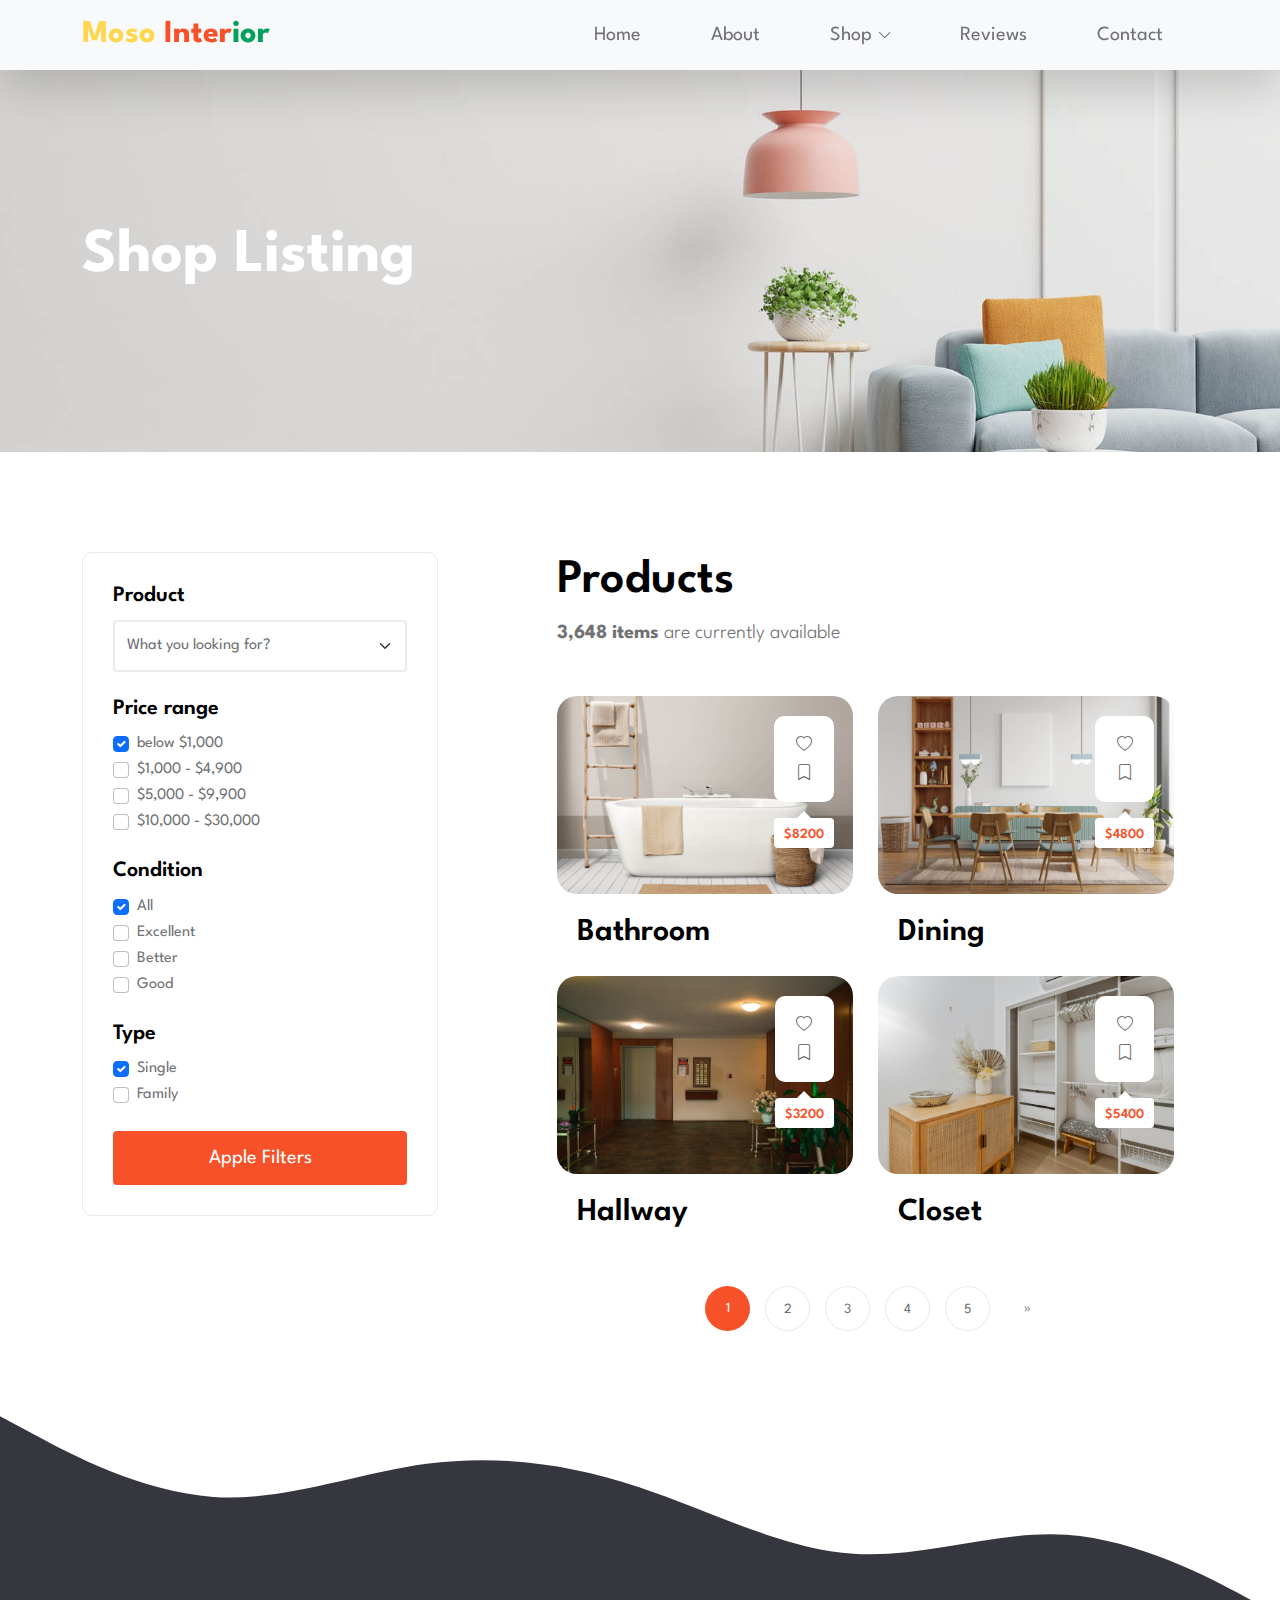
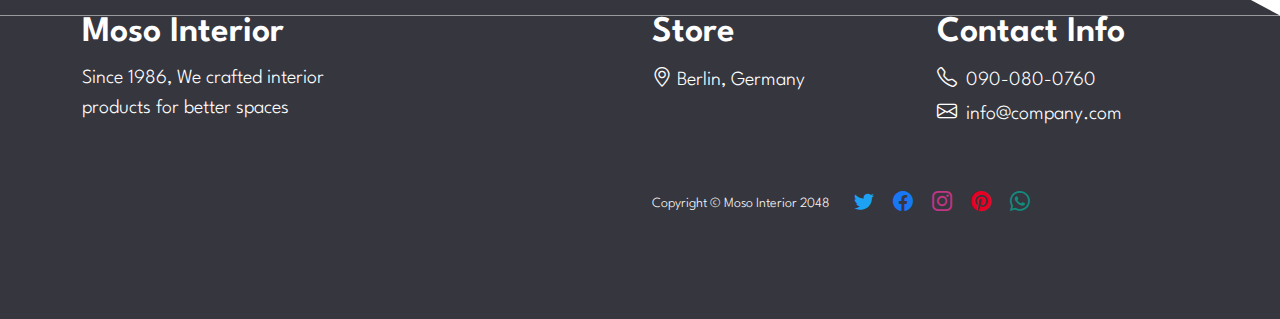
<file: moso/shop-listing.html>
<!doctype html>
<html lang="en">
    <head>
        <meta charset="utf-8">
        <meta name="viewport" content="width=device-width, initial-scale=1">

        <meta name="description" content="">
        <meta name="author" content="">

        <title>Moso Interior - Product Listing Page</title>

        <!-- CSS FILES -->
        <link rel="preconnect" href="https://fonts.googleapis.com">
        
        <link rel="preconnect" href="https://fonts.gstatic.com" crossorigin>

        <link href="https://fonts.googleapis.com/css2?family=League+Spartan:wght@100;300;400;600;700&display=swap" rel="stylesheet">

        <link href="css/bootstrap.min.css" rel="stylesheet">

        <link href="css/bootstrap-icons.css" rel="stylesheet">

        <link href="css/owl.carousel.min.css" rel="stylesheet">

        <link href="css/app.css" rel="stylesheet">
    </head>
    
    <body class="shop-listing-page">

        <nav class="navbar navbar-expand-lg bg-light fixed-top shadow-lg">
            <div class="container">
                <a class="navbar-brand" href="index.html">Moso <span class="tooplate-red">Inter</span><span class="tooplate-green">ior</span></a>

                <button class="navbar-toggler" type="button" data-bs-toggle="collapse" data-bs-target="#navbarNav" aria-controls="navbarNav" aria-expanded="false" aria-label="Toggle navigation">
                    <span class="navbar-toggler-icon"></span>
                </button>

                <div class="collapse navbar-collapse" id="navbarNav">
                    <ul class="navbar-nav ms-auto">
                        <li class="nav-item">
                            <a class="nav-link click-scroll" href="index.html#section_1">Home</a>
                        </li>

                        <li class="nav-item">
                            <a class="nav-link click-scroll" href="index.html#section_2">About</a>
                        </li>

                        <li class="nav-item dropdown">
                            <a class="nav-link dropdown-toggle click-scroll" href="index.html#section_3" id="navbarLightDropdownMenuLink" role="button" data-bs-toggle="dropdown" aria-expanded="false">Shop</a>

                            <ul class="dropdown-menu dropdown-menu-light" aria-labelledby="navbarLightDropdownMenuLink">
                                <li><a class="dropdown-item active" href="shop-listing.html">Shop Listing</a></li>

                                <li><a class="dropdown-item" href="shop-detail.html">Shop Detail</a></li>
                            </ul>
                        </li>

                        <li class="nav-item">
                            <a class="nav-link click-scroll" href="index.html#section_4">Reviews</a>
                        </li>

                        <li class="nav-item">
                            <a class="nav-link click-scroll" href="index.html#section_5">Contact</a>
                        </li>
                    </ul>
                </div>
            </div>
        </nav>

        <main>

            <header class="site-header d-flex justify-content-center align-items-center">
                <div class="container">
                    <div class="row">

                        <div class="col-lg-12 col-12">
                            <h1 class="text-white">Shop Listing</h1>
                        </div>

                    </div>
                </div>
            </header>

            <section class="shop-section section-padding">
                <div class="container">
                    <div class="row">

                        <div class="col-lg-4 col-md-5 col-12 me-auto mb-5">
                            <form class="custom-form filter-form" action="#" method="get" role="form">
                                <div class="">
                                    <h6 class="filter-form-small-title">Product</h6>

                                    <select name="looking-for" class="form-select form-control" id="looking-for" aria-label="Default select example">
                                        <option value="0" selected>What you looking for?</option>
                                        <option value="1">Bathroom</option>
                                        <option value="2">Dining</option>
                                        <option value="3">Living Room</option>
                                        <option value="4">Children Bedroom</option>
                                        <option value="5">Kitchen</option>
                                    </select>
                                </div>

                                <div class="mt-4">
                                    <h6 class="filter-form-small-title">Price range</h6>

                                    <div class="form-check">
                                        <input name="price-range[]" type="checkbox" class="form-check-input" id="PriceCheckOne" value="500" checked>
                                        
                                        <label class="form-check-label" for="PriceCheckOne">below $1,000</label>
                                    </div>

                                    <div class="form-check">
                                        <input name="price-range[]" type="checkbox" class="form-check-input" id="PriceCheckTwo" value="1000">
                                        
                                        <label class="form-check-label" for="PriceCheckTwo">$1,000 - $4,900</label>
                                    </div>
                                    
                                    <div class="form-check">
                                        <input name="price-range[]" type="checkbox" class="form-check-input" id="PriceCheckTwo" value="5000">
                                        
                                        <label class="form-check-label" for="PriceCheckTwo">$5,000 - $9,900</label>
                                    </div>

                                    <div class="form-check">
                                        <input name="price-range[]" type="checkbox" class="form-check-input" id="PriceCheckThree" value="10000">
                                        
                                        <label class="form-check-label" for="PriceCheckThree">$10,000 - $30,000</label>
                                    </div>
                                </div>

                                <div class="mt-4">
                                    <h6 class="filter-form-small-title">Condition</h6>

                                    <div class="form-check">
                                        <input name="condition[]" type="checkbox" class="form-check-input" id="ConditionCheckOne" value="all" checked>
                                        
                                        <label class="form-check-label" for="ConditionCheckOne">All</label>
                                    </div>

                                    <div class="form-check">
                                        <input name="condition[]" type="checkbox" class="form-check-input" id="ConditionCheckTwo" value="excellent">
                                        
                                        <label class="form-check-label" for="ConditionCheckTwo">Excellent</label>
                                    </div>

                                    <div class="form-check">
                                        <input name="condition[]" type="checkbox" class="form-check-input" id="ConditionCheckThree" value="better">
                                        
                                        <label class="form-check-label" for="ConditionCheckThree">Better</label>
                                    </div>

                                    <div class="form-check">
                                        <input name="condition[]" type="checkbox" class="form-check-input" id="ConditionCheckFour" value="good">
                                        
                                        <label class="form-check-label" for="ConditionCheckFour">Good</label>
                                    </div>
                                </div>

                                <div class="mt-4">
                                    <h6 class="filter-form-small-title">Type</h6>

                                    <div class="form-check">
                                        <input name="condition[]" type="checkbox" class="form-check-input" id="TypeCheckOne" value="" checked>
                                        
                                        <label class="form-check-label" for="TypeCheckOne">Single</label>
                                    </div>

                                    <div class="form-check">
                                        <input name="condition[]" type="checkbox" class="form-check-input" id="TypeCheckTwo" value="">
                                        
                                        <label class="form-check-label" for="TypeCheckTwo">Family</label>
                                    </div>
                                </div>

                                <div class="mt-4">
                                    <button type="submit" class="form-control">Apple Filters</button>
                                </div>
                            </form>
                        </div>

                        <div class="col-lg-7 col-md-6 col-12">
                            <h2>Products</h2>

                            <p class="mb-5"><strong>3,648 items</strong> are currently available</p>

                            <div class="row" >

                                <div id="area" class="row"></div>

                                <nav aria-label="Page navigation example">
                                    <ul class="pagination justify-content-center" id="paginate">
                                        
                                    </ul>
                                </nav>
                            </div>
                        </div>

                    </div>
                </div>
            </section>

            <svg xmlns="http://www.w3.org/2000/svg" viewBox="0 0 1440 320"><path fill="#36363e" fill-opacity="1" d="M0,96L40,117.3C80,139,160,181,240,186.7C320,192,400,160,480,149.3C560,139,640,149,720,176C800,203,880,245,960,250.7C1040,256,1120,224,1200,229.3C1280,235,1360,277,1400,298.7L1440,320L1440,320L1400,320C1360,320,1280,320,1200,320C1120,320,1040,320,960,320C880,320,800,320,720,320C640,320,560,320,480,320C400,320,320,320,240,320C160,320,80,320,40,320L0,320Z"></path></svg>
        </main>

        <footer class="site-footer section-padding">
            <div class="container">
                <div class="row">

                    <div class="col-lg-3 col-md-5 col-12 mb-3">
                        <h3><a href="index.html" class="custom-link mb-1">Moso Interior</a></h3>

                        <p class="text-white">Since 1986, We crafted interior products for better spaces</p>
                        
                    </div>

                    <div class="col-lg-3 col-md-3 col-12 ms-lg-auto mb-3">
                        <h3 class="text-white mb-3">Store</h3>

                        <p class="text-white mt-2">
                            <i class="bi-geo-alt"></i>
                            Berlin, Germany
                        </p>
                    </div>

                    <div class="col-lg-3 col-md-4 col-12 mb-3">
                        <h3 class="text-white mb-3">Contact Info</h3>

                            <p class="text-white mb-1">
                                <i class="bi-telephone me-1"></i>

                                <a href="tel: 090-080-0760" class="text-white">
                                    090-080-0760
                                </a>
                            </p>

                            <p class="text-white mb-0">
                                <i class="bi-envelope me-1"></i>

                                <a href="mailto:info@company.com" class="text-white">
                                    info@company.com
                                </a>
                            </p>
                    </div>

                    <div class="col-lg-6 col-md-7 copyright-text-wrap col-12 d-flex flex-wrap align-items-center mt-4 ms-auto">
                        <p class="copyright-text mb-0 me-4">Copyright © Moso Interior 2048</p>

                        <ul class="social-icon">
                            <li class="social-icon-item">
                                <a href="#" class="social-icon-link social-icon-twitter bi-twitter"></a>
                            </li>

                            <li class="social-icon-item">
                                <a href="#" class="social-icon-link social-icon-facebook bi-facebook"></a>
                            </li>

                            <li class="social-icon-item">
                                <a href="#" class="social-icon-link social-icon-instagram bi-instagram"></a>
                            </li>

                            <li class="social-icon-item">
                                <a href="#" class="social-icon-link social-icon-pinterest bi-pinterest"></a>
                            </li>

                            <li class="social-icon-item">
                                <a href="#" class="social-icon-link social-icon-whatsapp bi-whatsapp"></a>
                            </li>
                        </ul>
                    </div>

                </div>
            </div>
        </footer>

        <!-- JAVASCRIPT FILES -->
        <script src="js/jquery.min.js"></script>
        <script src="js/bootstrap.min.js"></script>
        <script src="js/click-scroll.js"></script>
        <script src="js/jquery.backstretch.min.js"></script>
        <script src="js/owl.carousel.min.js"></script>
        <script src="js/custom.js"></script>

    </body>
</html>
</file>
<file: moso/css/app.css>
:root {
  --white-color:                  #ffffff;
  --primary-color:                #ffd74f;
  --secondary-color:              #f65129;
  --section-bg-color:             #f9f9f9;
  --site-footer-bg-color:         #36363e;
  --custom-btn-bg-color:          #00a05d;
  --dark-color:                   #000000;
  --p-color:                      #717275;
  --border-color:                 #e9eaeb;

  --twitter-color:                #1da1f2;
  --facebook-color:               #1877f2;
  --instagram-color:              #c13584;
  --pinterest-color:              #e60023;
  --whatsapp-color:               #128c7e;

  --body-font-family:             'League Spartan', sans-serif;

  --h1-font-size:                 62px;
  --h2-font-size:                 48px;
  --h3-font-size:                 36px;
  --h4-font-size:                 32px;
  --h5-font-size:                 24px;
  --h6-font-size:                 22px;
  --p-font-size:                  20px;
  --btn-font-size:                16px;
  --copyright-font-size:          14px;

  --border-radius-large:          100px;
  --border-radius-medium:         20px;
  --border-radius-small:          10px;

  --font-weight-thin:             100;
  --font-weight-light:            300;
  --font-weight-normal:           400;
  --font-weight-semibold:         600;
  --font-weight-bold:             700;
}

body {
    background-color: var(--white-color);
    font-family: var(--body-font-family); 
    padding-top: 70px;
}

/*---------------------------------------
  TYPOGRAPHY               
-----------------------------------------*/

h2,
h3,
h4,
h5,
h6 {
  color: var(--dark-color);
}

h1,
h2,
h3,
h4,
h5,
h6 {
  font-weight: var(--font-weight-semibold);
}

h1 {
  font-size: var(--h1-font-size);
  font-weight: var(--font-weight-bold);
}

h2 {
  font-size: var(--h2-font-size);
}

h3 {
  font-size: var(--h3-font-size);
}

h4 {
  font-size: var(--h4-font-size);
}

h5 {
  font-size: var(--h5-font-size);
  line-height: normal;
}

h6 {
  font-size: var(--h6-font-size);
}

p {
  color: var(--p-color);
  font-size: var(--p-font-size);
  font-weight: var(--font-weight-light);
}

ul li {
  color: var(--p-color);
  font-size: var(--p-font-size);
  font-weight: var(--font-weight-normal);
}

a, 
button {
  touch-action: manipulation;
  transition: all 0.3s;
}

a {
  color: var(--p-color);
  text-decoration: none;
}

a:hover {
  color: var(--secondary-color);
}

b,
strong {
  font-weight: var(--font-weight-bold);
}

.tooplate-red {
	color: var(--secondary-color);
}
.tooplate-green {
	color: var(--custom-btn-bg-color);
}


/*---------------------------------------
  SECTION               
-----------------------------------------*/
.section-padding {
  padding-top: 100px;
  padding-bottom: 100px;
}

.section-bg {
  background: var(--section-bg-color);
}

.section-small-title {
  color: var(--custom-btn-bg-color);
  font-size: var(--btn-font-size);
  font-weight: var(--font-weight-semibold);
  display: block;
}

.section-overlay {
  background: rgba(0, 0, 0, 0.25);
  position: absolute;
  top: 0;
  left: 0;
  pointer-events: none;
  width: 100%;
  height: 100%;
}

.custom-block {
  background: var(--primary-color);
  border-top: 20px solid var(--secondary-color);
  border-radius: var(--border-radius-medium);
  position: relative;
  overflow: hidden;
  padding: 30px 50px;
}

.featured-custom-block {
  background: var(--border-color);
}

.shop-detail-custom-block {
  background: transparent;
  border-top: 0;
  border-radius: 0;
  padding: 30px;
}

.pagination {
  margin-top: 30px;
  margin-bottom: 0;
}

.page-link {
  border-color: var(--border-color);
  border-radius: var(--border-radius-large);
  color: var(--p-color);
  font-size: var(--copyright-font-size);
  padding: 0;
  width: 45px;
  height: 45px;
  line-height: 45px;
  text-align: center;
  margin-right: 10px;
  margin-left: 10px;
}

.page-item.active .page-link,
.page-link:hover {
  background: var(--secondary-color);
  border-color: transparent;
  color: var(--white-color);
}

.page-item:first-child .page-link,
.page-item:last-child .page-link {
  border: 0;
  border-radius: var(--border-radius-large);
}

.page-item:not(:first-child) .page-link {
  margin-left: 5px;
}


/*---------------------------------------
  CUSTOM LINK               
-----------------------------------------*/
.custom-link {
  color: var(--p-color);
  position: relative;
  overflow: hidden;
  z-index: 1;
  display: inline-block;
  vertical-align: middle;
  transition: all .3s cubic-bezier(.645,.045,.355,1);
  padding-bottom: 2px;
}

.custom-link::after {
  content: "";
  width: 0;
  height: 2px;
  bottom: 0;
  position: absolute;
  left: auto;
  right: 0;
  z-index: -1;
  transition: width .6s cubic-bezier(.25,.8,.25,1) 0s;
  background: currentColor;
}

.custom-link:hover::after {
  width: 100%;
  left: 0;
  right: auto;
}

.custom-link:hover {
  color: var(--primary-color);
}

.custom-link:hover::after {
  background: var(--custom-btn-bg-color);
}


/*---------------------------------------
  CUSTOM BADGE               
-----------------------------------------*/
.custom-badge {
  background: var(--white-color);
  display: inline-block;
  vertical-align: top;
  position: relative;
  color: var(--secondary-color);
  font-size: var(--copyright-font-size);
  font-weight: var(--font-weight-semibold);
  padding: 10px 10px 6px 10px;
}

.custom-badge::before {
  content: "";
  display: block;
  margin: auto;
  width: 0;
  height: 0;
  border-bottom: 7px solid var(--white-color);
  border-right: 7px solid transparent;
  border-left: 7px solid transparent;
  position: absolute;
  top: -7px;
  right: 0;
  left: 0;
}


/*---------------------------------------
  CUSTOM BUTTON               
-----------------------------------------*/
.custom-btn {
  background: var(--custom-btn-bg-color);
  border: 2px solid transparent;
  border-radius: var(--border-radius-large);
  color: var(--white-color);
  font-size: var(--btn-font-size);
  font-weight: var(--font-weight-semibold);
  line-height: normal;
  padding: 15px 20px;
}

.custom-btn:hover {
  background: transparent;
  border-color: var(--custom-btn-bg-color);
  color: var(--custom-btn-bg-color);
}

.custom-border-btn {
  background: transparent;
  border: 2px solid var(--border-color);
  color: var(--white-color);
}

.custom-border-btn:hover {
  background: var(--white-color);
  border-color: var(--white-color);
  color: var(--secondary-color);
}


/*---------------------------------------
  NAVIGATION              
-----------------------------------------*/
.navbar {
  padding-top: 0;
  padding-bottom: 0;
  transition: all 0.3s;
}

.navbar-brand {
  font-size: var(--h4-font-size);
  font-weight: var(--font-weight-bold);
}

.navbar-brand,
.navbar-brand:hover {
  color: var(--primary-color);
}

.navbar-expand-lg .navbar-nav .nav-link {
  margin-right: 0;
  margin-left: 0;
  padding: 20px 35px;
}

.navbar-nav .nav-link {
  display: inline-block;
  color: var(--p-bg-color);
  font-size: var(--menu-font-size);
  font-weight: var(--font-weight-medium);
  position: relative;
  padding-top: 15px;
  padding-bottom: 15px;
}

.navbar-nav .nav-link.active, 
.navbar-nav .nav-link:hover {
  background: var(--primary-color);
  color: var(--white-color);
}

.dropdown-menu {
  border-radius: 0;
  border: 0;
  padding: 0;
}

.dropdown-item {
  border-bottom: 1px solid var(--border-color);
  display: inline-block;
  color: var(--p-bg-color);
  font-size: var(--menu-font-size);
  font-weight: var(--font-weight-medium);
  position: relative;
  padding-top: 10px;
  padding-bottom: 10px;
}

.dropdown-menu li:last-child .dropdown-item {
  border-bottom: 0;
}

.dropdown-item.active, 
.dropdown-item:active,
.dropdown-item:focus, 
.dropdown-item:hover {
  background: var(--primary-color);
  color: var(--white-color);
}

.dropdown-toggle::after {
  content: "\f282";
  display: inline-block;
  font-family: bootstrap-icons !important;
  font-size: var(--copyright-font-size);
  font-style: normal;
  font-weight: normal !important;
  font-variant: normal;
  text-transform: none;
  line-height: 1;
  vertical-align: -.125em;
  -webkit-font-smoothing: antialiased;
  -moz-osx-font-smoothing: grayscale;
  position: relative;
  left: 2px;
  border: 0;
}

@media screen and (min-width: 992px) {
  .dropdown:hover .dropdown-menu {
    display: block;
    margin-top: 0;
  }
}

.navbar-toggler {
  border: 0;
  padding: 0;
  cursor: pointer;
  margin: 0;
  width: 30px;
  height: 35px;
  outline: none;
}

.navbar-toggler:focus {
  outline: none;
  box-shadow: none;
}

.navbar-toggler[aria-expanded="true"] .navbar-toggler-icon {
  background: transparent;
}

.navbar-toggler[aria-expanded="true"] .navbar-toggler-icon:before,
.navbar-toggler[aria-expanded="true"] .navbar-toggler-icon:after {
  transition: top 300ms 50ms ease, -webkit-transform 300ms 350ms ease;
  transition: top 300ms 50ms ease, transform 300ms 350ms ease;
  transition: top 300ms 50ms ease, transform 300ms 350ms ease, -webkit-transform 300ms 350ms ease;
  top: 0;
}

.navbar-toggler[aria-expanded="true"] .navbar-toggler-icon:before {
  transform: rotate(45deg);
}

.navbar-toggler[aria-expanded="true"] .navbar-toggler-icon:after {
  transform: rotate(-45deg);
}

.navbar-toggler .navbar-toggler-icon {
  background: var(--dark-color);
  transition: background 10ms 300ms ease;
  display: block;
  width: 30px;
  height: 2px;
  position: relative;
}

.navbar-toggler .navbar-toggler-icon:before,
.navbar-toggler .navbar-toggler-icon:after {
  transition: top 300ms 350ms ease, -webkit-transform 300ms 50ms ease;
  transition: top 300ms 350ms ease, transform 300ms 50ms ease;
  transition: top 300ms 350ms ease, transform 300ms 50ms ease, -webkit-transform 300ms 50ms ease;
  position: absolute;
  right: 0;
  left: 0;
  background: var(--dark-color);
  width: 30px;
  height: 2px;
  content: '';
}

.navbar-toggler .navbar-toggler-icon::before {
  top: -8px;
}

.navbar-toggler .navbar-toggler-icon::after {
  top: 8px;
}


/*---------------------------------------
  SITE HEADER              
-----------------------------------------*/
.site-header {
  background-image: url('../images/empty-living-room-with-blue-sofa-plants-table-empty-white-wall-background-3d-rendering.jpg');
  background-repeat: no-repeat;
  background-position: center;
  background-size: cover;
  padding-top: 150px;
  padding-bottom: 150px;
}


/*---------------------------------------
  HERO              
-----------------------------------------*/
.hero-section {
  position: relative;
  padding-top: 150px;
  padding-bottom: 150px;
  min-height: 580px;
}

@media screen and (min-width: 991px) {
  .hero-section {
    height: calc(100vh - 70px);
  }
}

.hero-form {
  background: var(--white-color);
  border-radius: var(--border-radius-small);
  padding: 40px;
  padding-bottom: 16px;
}

.hero-icon,
.contact-icon {
  color: var(--secondary-color);
}

.hero-btn {
  position: absolute;
  bottom: 0;
  right: 0;
  left: 0;
  margin: 60px auto;
}

.hero-btn-link {
  background: var(--primary-color);
  border-radius: var(--border-radius-large);
  color: var(--white-color);
  font-size: var(--h4-font-size);
  width: 64px;
  height: 64px;
  line-height: 68px;
  text-align: center;
}

.hero-btn-link:hover {
  background: var(--secondary-color);
  color: var(--white-color);
}


/*---------------------------------------
  ABOUT              
-----------------------------------------*/
.about-section {
  padding-top: 150px;
  padding-bottom: 150px;
}

.about-image {
  display: block;
  border-radius: 100%;
  width: 350px;
  height: 350px;
  object-fit: cover;
}

.about-image-small {
  display: block;
  margin: auto;
  width: 250px;
  height: 250px;
}

/*---------------------------------------
  FEATURED              
-----------------------------------------*/
.featured-section {
  background-image: url('../images/empty-living-room-with-blue-sofa-plants-table-empty-white-wall-background-3d-rendering.jpg');
  background-repeat: no-repeat;
  background-position: center;
  background-size: cover;
}

.featured-icon {
  font-size: var(--h5-font-size);
}


/*---------------------------------------
  REVIEWS              
-----------------------------------------*/
.reviews-section {
  background: var(--section-bg-color);
}

.reviews-carousel .owl-item img,
.avatar-image {
  border-radius: var(--border-radius-large);
  width: 50px;
  height: 50px;
  object-fit: cover;
}

.reviews-carousel .owl-nav {
  position: absolute;
  top: -100px;
  right: 0;
}

.reviews-carousel .owl-nav button.owl-next, 
.reviews-carousel .owl-nav button.owl-prev {
  background: var(--white-color);
  border-radius: var(--border-radius-large);
  width: 60px;
  height: 60px;
  margin: 5px;
  transition: all 0.5s;
}

.reviews-carousel .owl-nav button.owl-next:hover, 
.reviews-carousel .owl-nav button.owl-prev:hover {
  background: var(--secondary-color);
}

.reviews-carousel .owl-prev:hover span::before, 
.reviews-carousel .owl-next:hover span::before {
  color: var(--white-color);
}

.reviews-carousel .owl-prev span, 
.reviews-carousel .owl-next span {
  display: block;
  color: transparent;
  width: 60px;
  height: 60px;
  line-height: 60px;
}

.reviews-carousel .owl-prev span::before, 
.reviews-carousel .owl-next span::before {
  font-family: bootstrap-icons;
  display: block;
  font-size: var(--h4-font-size);
  color: var(--secondary-color);
}

.reviews-carousel .owl-prev span::before {
  content: "\f12f";
}

.reviews-carousel .owl-next span::before {
  content: "\f138";
}

.reviews-thumb {
  background: var(--white-color);
  border-radius: var(--border-radius-medium);
  position: relative;
  overflow: hidden;
}

.reviews-body {
  padding: 50px 40px;
}

.reviews-bottom {
  background: var(--secondary-color);
  background: linear-gradient(180deg, rgba(246,81,41,1) 0%, rgba(255,190,140,1) 100%);
  position: relative;
  padding: 10px 36px;
}

.reviews-bottom-up::before {
  content: "";
  display: block;
  margin: auto;
  width: 0;
  height: 0;
  border-bottom: 22px solid var(--secondary-color);
  border-left: 24px solid transparent;
  border-right: 24px solid transparent;
  position: absolute;
  top: -20px;
  left: 36px;
}

.bi-star-fill {
  color: var(--primary-color);
}

.reviews-section .custom-btn {
  background: var(--facebook-color);
}

.reviews-section .custom-btn:hover {
  background: transparent;
  border-color: var(--facebook-color);
  color: var(--facebook-color);
}

.reviews-bottom small {
  font-size: var(--btn-font-size);
  font-weight: var(--font-weight-normal);
}


/*---------------------------------------
  SHOP              
-----------------------------------------*/
.shop-section {
  background: var(--white-color);
}

.shop-listing-page .shop-section {
  padding-bottom: 0;
}

.shop-thumb {
  margin-bottom: 24px;
}

.shop-image-wrap {
  position: relative;
}

.shop-image-wrap:hover .shop-btn-wrap {
  opacity: 1;
}

.shop-icons-wrap {
  position: absolute;
  top: 0;
  right: 0;
  margin: 20px;
}

.shop-icons {
  background: var(--white-color);
  border-radius: var(--border-radius-small);
  padding: 20px 15px;
}

.shop-icon {
  line-height: normal;
  margin-bottom: 10px;
}

.shop-icon:last-child {
  margin-bottom: 0;
}

.shop-pricing-text {
  color: var(--secondary-color);
}

.shop-condition-text {
  color: var(--custom-btn-bg-color);
}

.shop-image {
  display: block;
  border-radius: var(--border-radius-medium);
}

.shop-body {
  padding: 20px;
  padding-bottom: 0;
}

.shop-btn-wrap {
  position: absolute;
  top: 50%;
  left: 50%;
  transform: translate(-50%, -50%);
  opacity: 0;
  transition: all 0.5s;
}

.shop-btn {
  background: var(--primary-color);
  font-size: var(--copyright-font-size);
  width: 100px;
  height: 100px;
  text-transform: uppercase;
}

.shop-btn:hover {
  border-color: transparent;
  background: var(--secondary-color);
  color: var(--white-color);
}

.shop-detail-bar {
  padding: 20px;
}

.shop-listing-page .navbar-nav .nav-link.active,
.shop-detail-page .navbar-nav .nav-link.active {
  background: transparent;
  color: var(--p-color);
}

.shop-listing-page .navbar-nav .nav-link.active:hover,
.shop-detail-page .navbar-nav .nav-link.active:hover {
  background: var(--primary-color);
  color: var(--white-color);
}


/*---------------------------------------
  CONTACT               
-----------------------------------------*/
.contact-section {
  background: var(--white-color);
}

.contact-form {
  background: var(--section-bg-color);
  border-radius: var(--border-radius-medium);
  padding: 50px;
}

.contact-form label {
  font-weight: var(--font-weight-semibold);
}

.google-map {
  display: block;
  border-radius: var(--border-radius-medium);
}


/*---------------------------------------
  CUSTOM FORM               
-----------------------------------------*/
.custom-form .input-group {
  background-color: var(--white-color);
  border: 2px solid var(--border-color);
  border-radius: .25rem;
  margin-bottom: 24px;
  padding-left: 20px;
}

.custom-form .textarea-group label {
  margin-top: 13px;
}

.custom-form label {
  margin-right: 10px;
  margin-bottom: 0;
}

.custom-form .form-control {
  background-color: var(--white-color);
  box-shadow: none;
  border: 0;
  color: var(--p-color);
  padding-top: 12px;
  padding-bottom: 12px;
  outline: none;
}

.custom-form .form-control:hover,
.custom-form .form-control:focus {
  border-color: var(--secondary-color);
}

.custom-form button[type="submit"] {
  background: var(--secondary-color);
  border: none;
  color: var(--white-color);
  font-size: var(--p-font-size);
  font-weight: var(--font-weight-normal);
  transition: all 0.3s;
  margin-bottom: 0;
}

.custom-form button[type="submit"]:hover,
.custom-form button[type="submit"]:focus {
  background: var(--primary-color);
  border-color: transparent;
}


/*---------------------------------------
  FILTER FORM              
-----------------------------------------*/
.filter-form {
  border: 1px solid var(--border-color);
  border-radius: var(--border-radius-small);
  padding: 30px;
}

.filter-form-small-title {
  display: block;
  margin-bottom: 10px;
}

.filter-form .form-select {
  border: 2px solid var(--border-color);
}

.filter-form .form-check-label {
  color: var(--p-color);
}


/*---------------------------------------
  SITE FOOTER              
-----------------------------------------*/
.site-footer {
  background: var(--site-footer-bg-color);
  padding-top: 0;
}

.site-footer h3 {
  line-height: normal;
}

.site-footer h3 .custom-link,
.site-footer .social-icon-link:hover {
  color: var(--white-color);
}

.site-footer h3 .custom-link:hover {
  color: var(--primary-color);
}

.copyright-text {
  color: var(--section-bg-color);
  font-size: var(--copyright-font-size);
  margin-top: 10px;
}

.site-footer .social-icon-link {
  margin-top: 10px;
}


/*---------------------------------------
  SOCIAL ICON               
-----------------------------------------*/
.social-icon {
  margin: 0;
  padding: 0;
}

.social-icon-item {
  list-style: none;
  display: inline-block;
  vertical-align: top;
}

.social-icon-link {
  color: var(--p-color);
  font-size: var(--p-font-size);
  display: block;
  margin-right: 15px;
  text-align: center;
}

.social-icon-link:hover {
  color: var(--secondary-color);
}

.social-icon-twitter {
  color: var(--twitter-color);
}

.social-icon-facebook {
  color: var(--facebook-color);
}

.social-icon-instagram {
  color: var(--instagram-color);
}

.social-icon-pinterest {
  color: var(--pinterest-color);
}

.social-icon-whatsapp {
  color: var(--whatsapp-color);
}


/*---------------------------------------
  RESPONSIVE STYLES               
-----------------------------------------*/
@media screen and (max-width: 991px) {
  h1 {
    font-size: 48px;
  }

  h2 {
    font-size: 36px;
  }

  h3 {
    font-size: 32px;
  }

  h4 {
    font-size: 28px;
  }

  h5 {
    font-size: 20px;
  }

  h6 {
    font-size: 18px;
  }

  .section-padding {
    padding-top: 50px;
    padding-bottom: 50px;
  }

  .hero-form {
    padding-bottom: 40px;
  }

  .page-link {
    font-size: 12px;
    width: 40px;
    height: 40px;
    line-height: 40px;
    margin-right: 5px;
    margin-left: 5px;
  }

  .navbar {
    padding-top: 6px;
    padding-bottom: 6px;
  }

  .navbar-expand-lg .navbar-nav .nav-link {
    text-align: center;
    padding: 15px 30px;
    min-width: 125px;
  }

  .about-section {
    padding-top: 75px;
    padding-bottom: 75px;
  }

  .about-image {
    width: 260px;
    height: 260px;
  }

  .about-image-small {
    width: 180px;
    height: 180px;
  }

  .custom-block,
  .contact-form {
    padding: 30px;
  }

  .reviews-thumb {
    margin-bottom: 24px;
  }

  .reviews-body {
    padding: 40px 30px;
  }
}

@media screen and (max-width: 580px) {
  .site-footer {
    text-align: center;
  }
}

@media screen and (max-width: 480px) {
  h1 {
    font-size: 40px;
  }

  h2 {
    font-size: 28px;
  }

  h3 {
    font-size: 26px;
  }

  h4 {
    font-size: 22px;
  }

  h5 {
    font-size: 20px;
  }

  .page-link {
    width: 35px;
    height: 35px;
    line-height: 35px;
  }

  .about-image {
    width: 205px;
    height: 205px;
  }

  .about-image-small {
    width: 145px;
    height: 145px;
  }

  .copyright-text-wrap {
    justify-content: center;
  }
}
</file>
